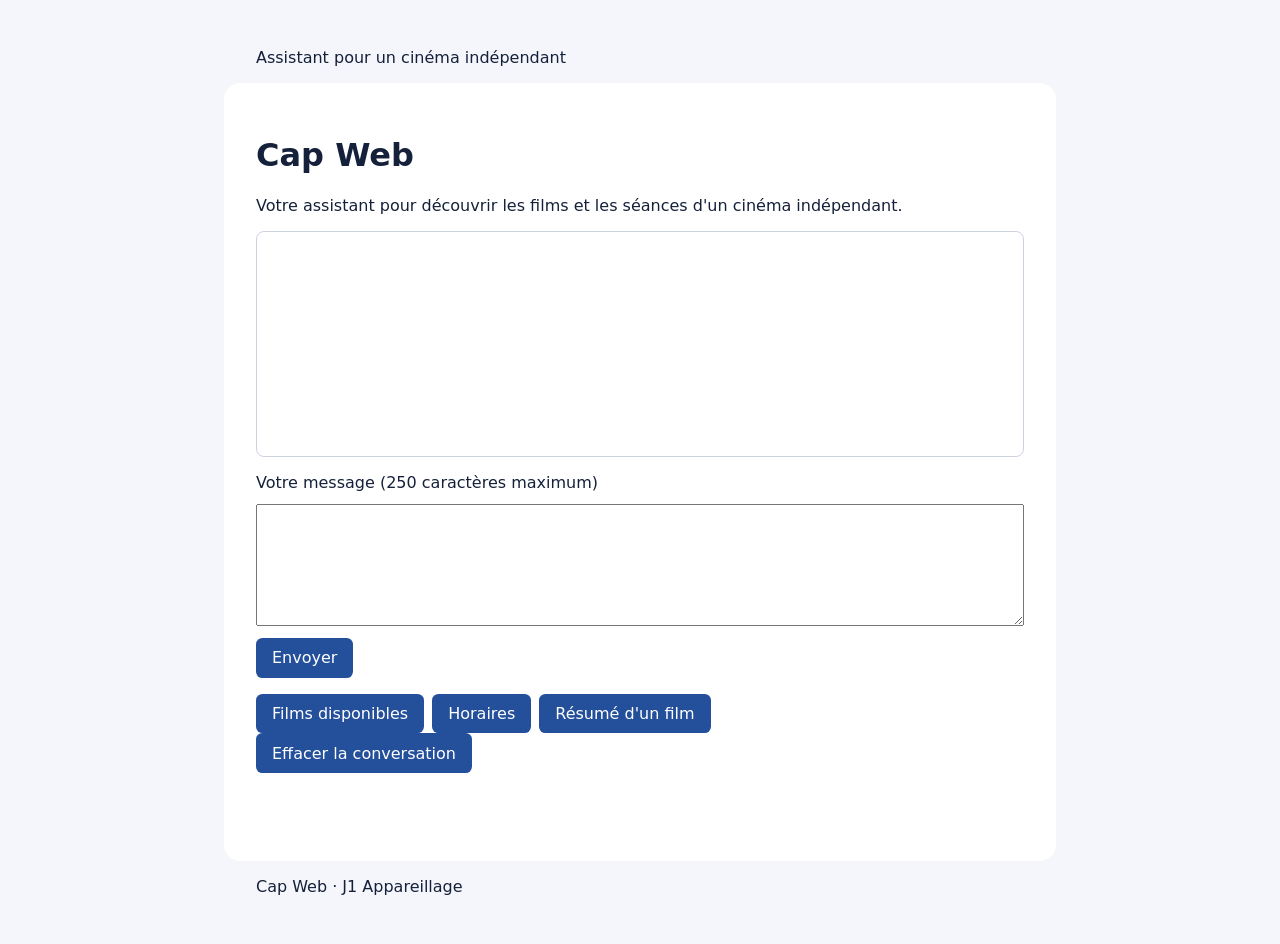
<file: atelier/public/index.html>
<!doctype html>
<html lang="fr">
<head>
  <meta charset="utf-8">
  <meta name="viewport" content="width=device-width, initial-scale=1">
  <title>Cap Web — Assistant cinéma indépendant</title>
  <link rel="stylesheet" href="./styles.css">
</head>
<body>
  <header>
    <p>Assistant pour un cinéma indépendant</p>
  </header>
  <main>
    <h1>Cap Web</h1>
    <p>Votre assistant pour découvrir les films et les séances d'un cinéma indépendant.</p>

    <section aria-label="Conversation">
      <ul id="messages" aria-label="Messages de la conversation"></ul>

      <form id="chat-form">
        <label for="message">Votre message (250 caractères maximum)</label>
        <textarea id="message" name="message" maxlength="250"></textarea>
        <button type="submit">Envoyer</button>
      </form>
    </section>

    <section class="questions" aria-label="Questions suggérées">
      <button type="button" data-question="Quels films sont disponibles ?">Films disponibles</button>
      <button type="button" data-question="Quels sont les horaires ?">Horaires</button>
      <button type="button" data-question="Peux-tu résumer un film ?">Résumé d'un film</button>
    </section>

    <button type="button" id="effacer">Effacer la conversation</button>

    <p id="status" role="status"></p>
  </main>
  <footer>
    <p>Cap Web · J1 Appareillage</p>
  </footer>
  <script type="module" src="./js/app.js"></script>
</body>
</html>
</file>
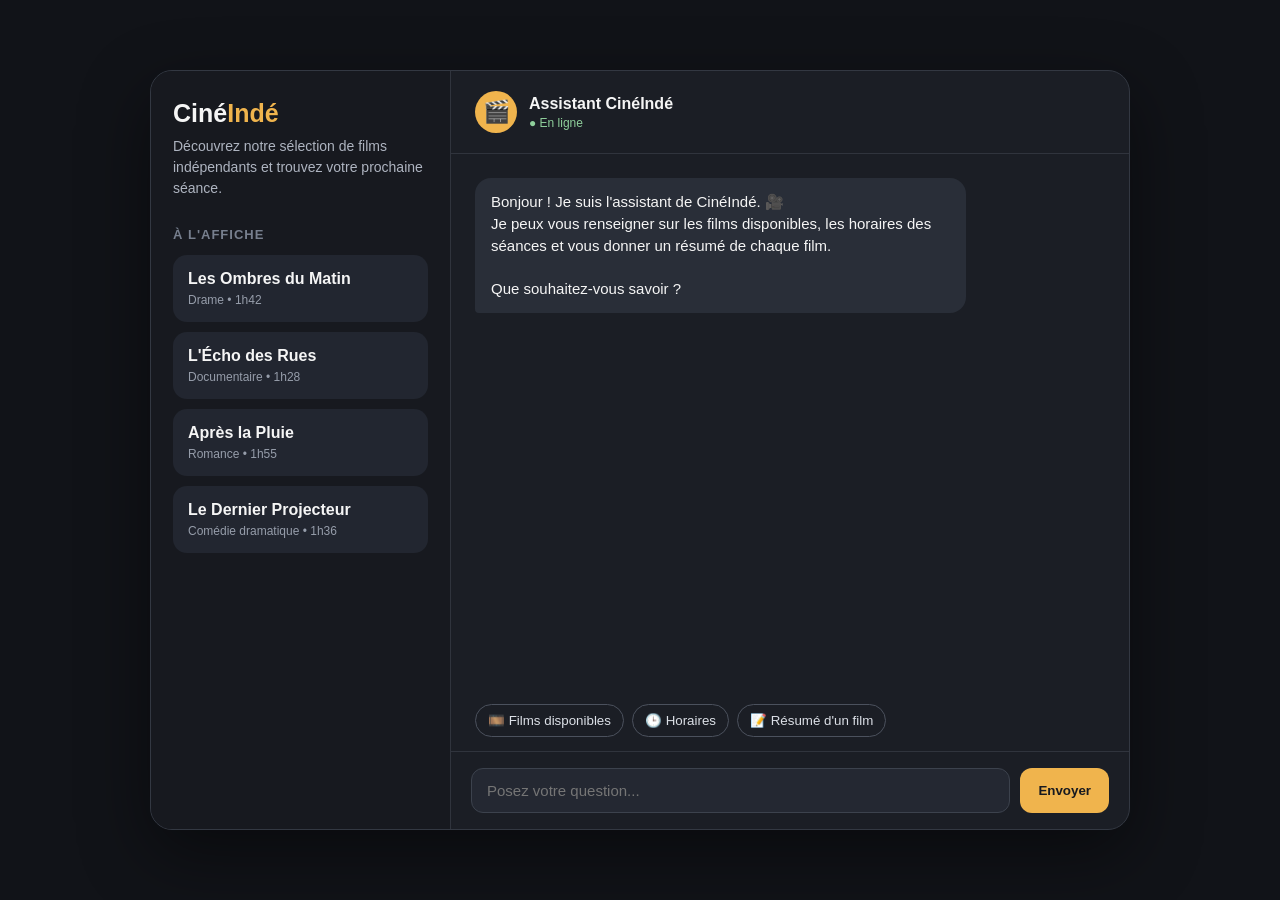
<file: essais-n0/chatbot-v1.html>
<!DOCTYPE html>
<html lang="fr">
<head>
  <meta charset="UTF-8">
  <meta name="viewport" content="width=device-width, initial-scale=1.0">
  <title>CinéIndé - Assistant cinéma indépendant</title>
  <style>
    * { box-sizing: border-box; }
    body {
      margin: 0;
      min-height: 100vh;
      font-family: Arial, Helvetica, sans-serif;
      background: #111318;
      color: #f5f5f5;
      display: flex;
      align-items: center;
      justify-content: center;
      padding: 24px;
    }
    .app {
      width: min(980px, 100%);
      height: min(760px, 92vh);
      background: #1b1e25;
      border: 1px solid #333842;
      border-radius: 22px;
      overflow: hidden;
      display: grid;
      grid-template-columns: 300px 1fr;
      box-shadow: 0 24px 70px rgba(0,0,0,.45);
    }
    .sidebar {
      padding: 28px 22px;
      background: #17191f;
      border-right: 1px solid #30343d;
    }
    .brand { font-size: 25px; font-weight: 800; margin-bottom: 8px; }
    .brand span { color: #f0b44d; }
    .subtitle { color: #aeb4c0; font-size: 14px; line-height: 1.5; margin-bottom: 28px; }
    .sidebar h3 { font-size: 13px; text-transform: uppercase; color: #777f8e; letter-spacing: 1px; }
    .film-card {
      background: #222630;
      border-radius: 14px;
      padding: 14px;
      margin: 10px 0;
      cursor: pointer;
      transition: .2s;
      border: 1px solid transparent;
    }
    .film-card:hover { transform: translateY(-2px); border-color: #f0b44d; }
    .film-title { font-weight: 700; margin-bottom: 5px; }
    .film-meta { color: #969daa; font-size: 12px; }

    .chat { display: flex; flex-direction: column; min-width: 0; }
    .chat-header {
      padding: 20px 24px;
      border-bottom: 1px solid #30343d;
      display: flex;
      align-items: center;
      gap: 12px;
    }
    .bot-icon {
      width: 42px; height: 42px; border-radius: 50%;
      display: grid; place-items: center;
      background: #f0b44d; color: #17191f; font-size: 22px;
    }
    .chat-header strong { display: block; }
    .online { color: #8fcf9b; font-size: 12px; margin-top: 3px; }
    .messages {
      flex: 1;
      overflow-y: auto;
      padding: 24px;
      display: flex;
      flex-direction: column;
      gap: 14px;
    }
    .message {
      max-width: 78%;
      padding: 13px 16px;
      line-height: 1.45;
      border-radius: 16px;
      white-space: pre-line;
      font-size: 15px;
    }
    .bot { background: #292e38; align-self: flex-start; border-bottom-left-radius: 4px; }
    .user { background: #f0b44d; color: #17191f; align-self: flex-end; border-bottom-right-radius: 4px; }
    .suggestions {
      padding: 0 24px 14px;
      display: flex;
      gap: 8px;
      flex-wrap: wrap;
    }
    .suggestions button {
      background: transparent;
      border: 1px solid #4b515d;
      color: #dce0e7;
      border-radius: 999px;
      padding: 8px 12px;
      cursor: pointer;
    }
    .suggestions button:hover { border-color: #f0b44d; color: #f0b44d; }
    .input-area {
      border-top: 1px solid #30343d;
      padding: 16px 20px;
      display: flex;
      gap: 10px;
    }
    input {
      flex: 1;
      border: 1px solid #3c424d;
      background: #242832;
      color: white;
      border-radius: 12px;
      padding: 13px 15px;
      outline: none;
      font-size: 15px;
    }
    input:focus { border-color: #f0b44d; }
    .send {
      border: 0;
      background: #f0b44d;
      color: #17191f;
      font-weight: 700;
      border-radius: 12px;
      padding: 0 18px;
      cursor: pointer;
    }
    @media (max-width: 720px) {
      body { padding: 0; }
      .app { height: 100vh; border-radius: 0; grid-template-columns: 1fr; }
      .sidebar { display: none; }
    }
  </style>
</head>
<body>
<div class="app">
  <aside class="sidebar">
    <div class="brand">Ciné<span>Indé</span></div>
    <div class="subtitle">Découvrez notre sélection de films indépendants et trouvez votre prochaine séance.</div>
    <h3>À l'affiche</h3>
    <div id="filmList"></div>
  </aside>

  <main class="chat">
    <div class="chat-header">
      <div class="bot-icon">🎬</div>
      <div>
        <strong>Assistant CinéIndé</strong>
        <div class="online">● En ligne</div>
      </div>
    </div>

    <div class="messages" id="messages">
      <div class="message bot">Bonjour ! Je suis l'assistant de CinéIndé. 🎥
Je peux vous renseigner sur les films disponibles, les horaires des séances et vous donner un résumé de chaque film.

Que souhaitez-vous savoir ?</div>
    </div>

    <div class="suggestions">
      <button onclick="ask('Quels films sont disponibles ?')">🎞️ Films disponibles</button>
      <button onclick="ask('Quels sont les horaires ?')">🕒 Horaires</button>
      <button onclick="ask('Résume-moi Les Ombres du Matin')">📝 Résumé d'un film</button>
    </div>

    <form class="input-area" id="chatForm">
      <input id="userInput" autocomplete="off" placeholder="Posez votre question..." />
      <button class="send" type="submit">Envoyer</button>
    </form>
  </main>
</div>

<script>
const films = [
  {
    title: "Les Ombres du Matin",
    genre: "Drame",
    duration: "1h42",
    times: ["14:00", "18:15", "21:00"],
    summary: "Dans une petite ville côtière, une jeune photographe revient sur les traces de son enfance et découvre un secret familial qui bouleverse sa vision du passé."
  },
  {
    title: "L'Écho des Rues",
    genre: "Documentaire",
    duration: "1h28",
    times: ["13:30", "17:00", "20:15"],
    summary: "Un documentaire qui suit plusieurs artistes de rue et explore la manière dont ils transforment les espaces urbains en lieux d'expression et de rencontre."
  },
  {
    title: "Après la Pluie",
    genre: "Romance",
    duration: "1h55",
    times: ["15:15", "19:00", "21:30"],
    summary: "Deux inconnus se rencontrent par hasard après un orage. Au fil de leurs promenades, une relation inattendue se construit entre souvenirs, choix et nouveaux départs."
  },
  {
    title: "Le Dernier Projecteur",
    genre: "Comédie dramatique",
    duration: "1h36",
    times: ["16:00", "18:45"],
    summary: "Le propriétaire d'un vieux cinéma de quartier tente de sauver sa salle menacée de fermeture avec l'aide d'une équipe aussi passionnée qu'imprévisible."
  }
];

const filmList = document.getElementById("filmList");
const messages = document.getElementById("messages");
const input = document.getElementById("userInput");

films.forEach(film => {
  const card = document.createElement("div");
  card.className = "film-card";
  card.innerHTML = `<div class="film-title">${film.title}</div>
                    <div class="film-meta">${film.genre} • ${film.duration}</div>`;
  card.onclick = () => ask(`Donne-moi les informations sur ${film.title}`);
  filmList.appendChild(card);
});

function normalize(text) {
  return text.toLowerCase()
    .normalize("NFD")
    .replace(/[\u0300-\u036f]/g, "");
}

function findFilm(question) {
  const q = normalize(question);
  return films.find(f => q.includes(normalize(f.title)));
}

function getAnswer(question) {
  const q = normalize(question);
  const film = findFilm(question);

  if (q.includes("bonjour") || q.includes("salut") || q === "hello") {
    return "Bonjour ! 🎬 Comment puis-je vous aider ? Vous pouvez me demander les films disponibles, les horaires ou le résumé d'un film.";
  }

  if (film) {
    if (q.includes("horaire") || q.includes("seance") || q.includes("heure")) {
      return `🕒 ${film.title}\nSéances : ${film.times.join(" • ")}`;
    }
    if (q.includes("resume") || q.includes("histoire") || q.includes("parle") || q.includes("synopsis")) {
      return `📝 ${film.title}\n${film.summary}`;
    }
    return `🎬 ${film.title}\nGenre : ${film.genre}\nDurée : ${film.duration}\nSéances : ${film.times.join(" • ")}\n\n${film.summary}`;
  }

  if (q.includes("film") && (q.includes("disponible") || q.includes("affiche") || q.includes("programme"))) {
    return "🎞️ Films actuellement disponibles :\n\n" +
      films.map(f => `• ${f.title} — ${f.genre}, ${f.duration}`).join("\n");
  }

  if (q.includes("horaire") || q.includes("seance") || q.includes("heure")) {
    return "🕒 Horaires des séances :\n\n" +
      films.map(f => `• ${f.title} : ${f.times.join(" • ")}`).join("\n");
  }

  if (q.includes("resume") || q.includes("synopsis")) {
    return "Bien sûr. De quel film souhaitez-vous le résumé ?\n\n" +
      films.map(f => `• ${f.title}`).join("\n");
  }

  if (q.includes("merci")) {
    return "Avec plaisir ! 🍿 Bonne séance et à bientôt chez CinéIndé.";
  }

  return "Je n'ai pas bien compris votre demande. Je peux répondre à des questions comme :\n• Quels films sont disponibles ?\n• Quels sont les horaires ?\n• Résume-moi Les Ombres du Matin.";
}

function addMessage(text, type) {
  const div = document.createElement("div");
  div.className = `message ${type}`;
  div.textContent = text;
  messages.appendChild(div);
  messages.scrollTop = messages.scrollHeight;
}

function ask(question) {
  addMessage(question, "user");
  input.value = "";
  setTimeout(() => addMessage(getAnswer(question), "bot"), 300);
}

document.getElementById("chatForm").addEventListener("submit", e => {
  e.preventDefault();
  const question = input.value.trim();
  if (question) ask(question);
});
</script>
</body>
</html>
</file>
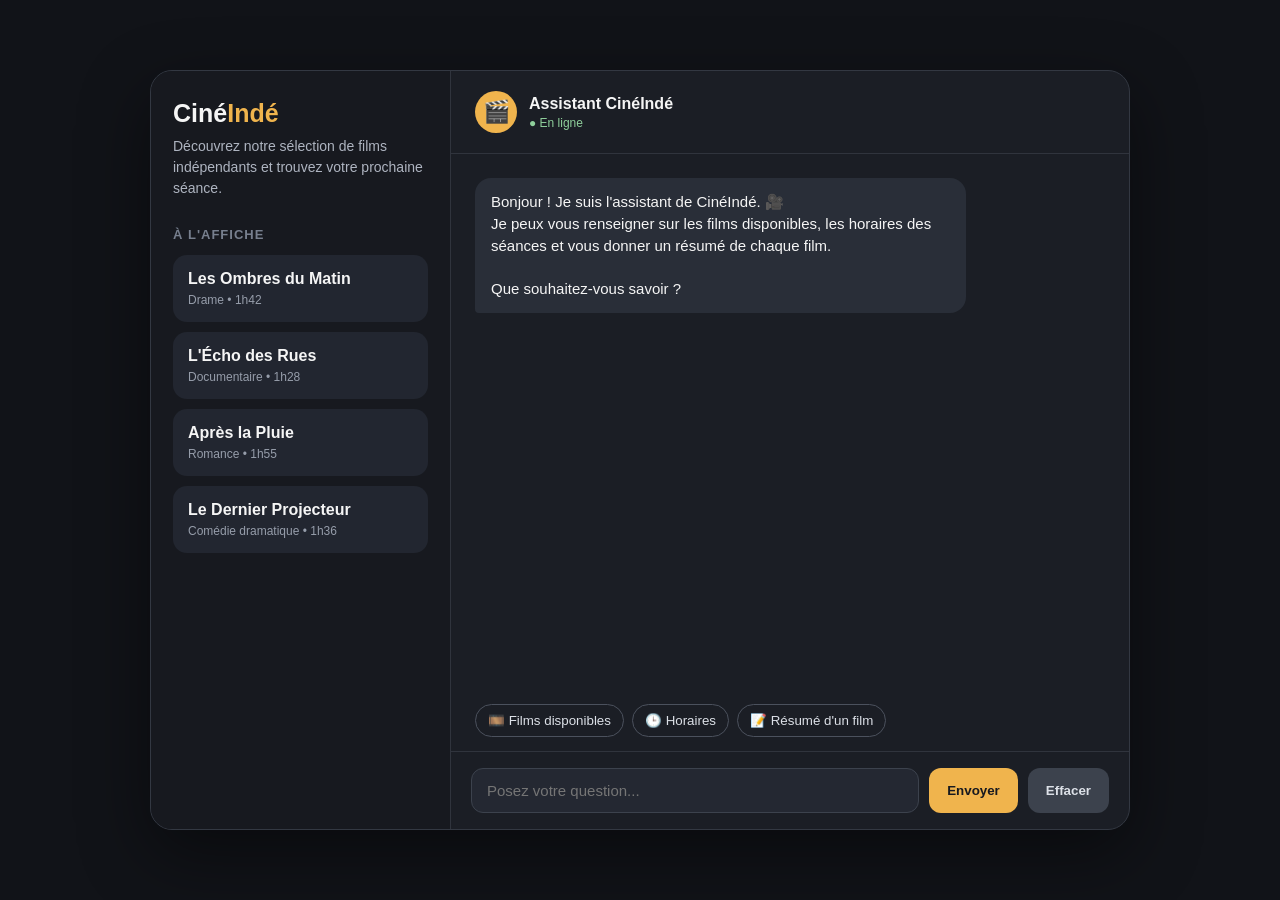
<file: essais-n0/chatbot-v2.html>
<!DOCTYPE html>
<html lang="fr">
<head>
  <meta charset="UTF-8">
  <meta name="viewport" content="width=device-width, initial-scale=1.0">
  <title>CinéIndé - Assistant cinéma indépendant</title>
  <style>
    * { box-sizing: border-box; }
    body {
      margin: 0;
      min-height: 100vh;
      font-family: Arial, Helvetica, sans-serif;
      background: #111318;
      color: #f5f5f5;
      display: flex;
      align-items: center;
      justify-content: center;
      padding: 24px;
    }
    .app {
      width: min(980px, 100%);
      height: min(760px, 92vh);
      background: #1b1e25;
      border: 1px solid #333842;
      border-radius: 22px;
      overflow: hidden;
      display: grid;
      grid-template-columns: 300px 1fr;
      box-shadow: 0 24px 70px rgba(0,0,0,.45);
    }
    .sidebar {
      padding: 28px 22px;
      background: #17191f;
      border-right: 1px solid #30343d;
    }
    .brand { font-size: 25px; font-weight: 800; margin-bottom: 8px; }
    .brand span { color: #f0b44d; }
    .subtitle { color: #aeb4c0; font-size: 14px; line-height: 1.5; margin-bottom: 28px; }
    .sidebar h3 { font-size: 13px; text-transform: uppercase; color: #777f8e; letter-spacing: 1px; }
    .film-card {
      background: #222630;
      border-radius: 14px;
      padding: 14px;
      margin: 10px 0;
      cursor: pointer;
      transition: .2s;
      border: 1px solid transparent;
    }
    .film-card:hover { transform: translateY(-2px); border-color: #f0b44d; }
    .film-title { font-weight: 700; margin-bottom: 5px; }
    .film-meta { color: #969daa; font-size: 12px; }

    .chat { display: flex; flex-direction: column; min-width: 0; }
    .chat-header {
      padding: 20px 24px;
      border-bottom: 1px solid #30343d;
      display: flex;
      align-items: center;
      gap: 12px;
    }
    .bot-icon {
      width: 42px; height: 42px; border-radius: 50%;
      display: grid; place-items: center;
      background: #f0b44d; color: #17191f; font-size: 22px;
    }
    .chat-header strong { display: block; }
    .online { color: #8fcf9b; font-size: 12px; margin-top: 3px; }
    .messages {
      flex: 1;
      overflow-y: auto;
      padding: 24px;
      display: flex;
      flex-direction: column;
      gap: 14px;
    }
    .message {
      max-width: 78%;
      padding: 13px 16px;
      line-height: 1.45;
      border-radius: 16px;
      white-space: pre-line;
      font-size: 15px;
    }
    .bot { background: #292e38; align-self: flex-start; border-bottom-left-radius: 4px; }
    .user { background: #f0b44d; color: #17191f; align-self: flex-end; border-bottom-right-radius: 4px; }
    .suggestions {
      padding: 0 24px 14px;
      display: flex;
      gap: 8px;
      flex-wrap: wrap;
    }
    .suggestions button {
      background: transparent;
      border: 1px solid #4b515d;
      color: #dce0e7;
      border-radius: 999px;
      padding: 8px 12px;
      cursor: pointer;
    }
    .suggestions button:hover { border-color: #f0b44d; color: #f0b44d; }
    .input-area {
      border-top: 1px solid #30343d;
      padding: 16px 20px;
      display: flex;
      gap: 10px;
    }
    input {
      flex: 1;
      border: 1px solid #3c424d;
      background: #242832;
      color: white;
      border-radius: 12px;
      padding: 13px 15px;
      outline: none;
      font-size: 15px;
    }
    input:focus { border-color: #f0b44d; }
    .send, .clear {
      border: 0;
      font-weight: 700;
      border-radius: 12px;
      padding: 0 18px;
      cursor: pointer;
    }
    .send {
      background: #f0b44d;
      color: #17191f;
    }
    .clear {
      background: #3c424d;
      color: #dce0e7;
    }
    @media (max-width: 720px) {
      body { padding: 0; }
      .app { height: 100vh; border-radius: 0; grid-template-columns: 1fr; }
      .sidebar { display: none; }
    }
  </style>
</head>
<body>
<div class="app">
  <aside class="sidebar">
    <div class="brand">Ciné<span>Indé</span></div>
    <div class="subtitle">Découvrez notre sélection de films indépendants et trouvez votre prochaine séance.</div>
    <h3>À l'affiche</h3>
    <div id="filmList"></div>
  </aside>

  <main class="chat">
    <div class="chat-header">
      <div class="bot-icon">🎬</div>
      <div>
        <strong>Assistant CinéIndé</strong>
        <div class="online">● En ligne</div>
      </div>
    </div>

    <div class="messages" id="messages">
      <div class="message bot">Bonjour ! Je suis l'assistant de CinéIndé. 🎥
Je peux vous renseigner sur les films disponibles, les horaires des séances et vous donner un résumé de chaque film.

Que souhaitez-vous savoir ?</div>
    </div>

    <div class="suggestions">
      <button onclick="ask('Quels films sont disponibles ?')">🎞️ Films disponibles</button>
      <button onclick="ask('Quels sont les horaires ?')">🕒 Horaires</button>
      <button onclick="ask('Résume-moi Les Ombres du Matin')">📝 Résumé d'un film</button>
    </div>

    <form class="input-area" id="chatForm">
      <input id="userInput" autocomplete="off" placeholder="Posez votre question..." />
      <button class="send" type="submit">Envoyer</button>
      <button class="clear" type="button" id="effacer">Effacer</button>
    </form>
  </main>
</div>

<script>
const films = [
  {
    title: "Les Ombres du Matin",
    genre: "Drame",
    duration: "1h42",
    times: ["14:00", "18:15", "21:00"],
    summary: "Dans une petite ville côtière, une jeune photographe revient sur les traces de son enfance et découvre un secret familial qui bouleverse sa vision du passé."
  },
  {
    title: "L'Écho des Rues",
    genre: "Documentaire",
    duration: "1h28",
    times: ["13:30", "17:00", "20:15"],
    summary: "Un documentaire qui suit plusieurs artistes de rue et explore la manière dont ils transforment les espaces urbains en lieux d'expression et de rencontre."
  },
  {
    title: "Après la Pluie",
    genre: "Romance",
    duration: "1h55",
    times: ["15:15", "19:00", "21:30"],
    summary: "Deux inconnus se rencontrent par hasard après un orage. Au fil de leurs promenades, une relation inattendue se construit entre souvenirs, choix et nouveaux départs."
  },
  {
    title: "Le Dernier Projecteur",
    genre: "Comédie dramatique",
    duration: "1h36",
    times: ["16:00", "18:45"],
    summary: "Le propriétaire d'un vieux cinéma de quartier tente de sauver sa salle menacée de fermeture avec l'aide d'une équipe aussi passionnée qu'imprévisible."
  }
];

const filmList = document.getElementById("filmList");
const messages = document.getElementById("messages");
const input = document.getElementById("userInput");

films.forEach(film => {
  const card = document.createElement("div");
  card.className = "film-card";
  card.innerHTML = `<div class="film-title">${film.title}</div>
                    <div class="film-meta">${film.genre} • ${film.duration}</div>`;
  card.onclick = () => ask(`Donne-moi les informations sur ${film.title}`);
  filmList.appendChild(card);
});

function normalize(text) {
  return text.toLowerCase()
    .normalize("NFD")
    .replace(/[\u0300-\u036f]/g, "");
}

function findFilm(question) {
  const q = normalize(question);
  return films.find(f => q.includes(normalize(f.title)));
}

function getAnswer(question) {
  const q = normalize(question);
  const film = findFilm(question);

  if (q.includes("bonjour") || q.includes("salut") || q === "hello") {
    return "Bonjour ! 🎬 Comment puis-je vous aider ? Vous pouvez me demander les films disponibles, les horaires ou le résumé d'un film.";
  }

  if (film) {
    if (q.includes("horaire") || q.includes("seance") || q.includes("heure")) {
      return `🕒 ${film.title}\nSéances : ${film.times.join(" • ")}`;
    }
    if (q.includes("resume") || q.includes("histoire") || q.includes("parle") || q.includes("synopsis")) {
      return `📝 ${film.title}\n${film.summary}`;
    }
    return `🎬 ${film.title}\nGenre : ${film.genre}\nDurée : ${film.duration}\nSéances : ${film.times.join(" • ")}\n\n${film.summary}`;
  }

  if (q.includes("film") && (q.includes("disponible") || q.includes("affiche") || q.includes("programme"))) {
    return "🎞️ Films actuellement disponibles :\n\n" +
      films.map(f => `• ${f.title} — ${f.genre}, ${f.duration}`).join("\n");
  }

  if (q.includes("horaire") || q.includes("seance") || q.includes("heure")) {
    return "🕒 Horaires des séances :\n\n" +
      films.map(f => `• ${f.title} : ${f.times.join(" • ")}`).join("\n");
  }

  if (q.includes("resume") || q.includes("synopsis")) {
    return "Bien sûr. De quel film souhaitez-vous le résumé ?\n\n" +
      films.map(f => `• ${f.title}`).join("\n");
  }

  if (q.includes("merci")) {
    return "Avec plaisir ! 🍿 Bonne séance et à bientôt chez CinéIndé.";
  }

  return "Je n'ai pas bien compris votre demande. Je peux répondre à des questions comme :\n• Quels films sont disponibles ?\n• Quels sont les horaires ?\n• Résume-moi Les Ombres du Matin.";
}

const WELCOME = `Bonjour ! Je suis l'assistant de CinéIndé. 🎥
Je peux vous renseigner sur les films disponibles, les horaires des séances et vous donner un résumé de chaque film.

Que souhaitez-vous savoir ?`;

function addMessage(text, type) {
  const div = document.createElement("div");
  div.className = `message ${type}`;
  div.textContent = text;
  messages.appendChild(div);
  messages.scrollTop = messages.scrollHeight;
}

function clearConversation() {
  messages.replaceChildren();
  addMessage(WELCOME, "bot");
}

function ask(question) {
  addMessage(question, "user");
  input.value = "";
  setTimeout(() => addMessage(getAnswer(question), "bot"), 300);
}

document.getElementById("chatForm").addEventListener("submit", e => {
  e.preventDefault();
  const question = input.value.trim();
  if (question) ask(question);
});

document.getElementById("effacer").addEventListener("click", clearConversation);
</script>
</body>
</html>
</file>
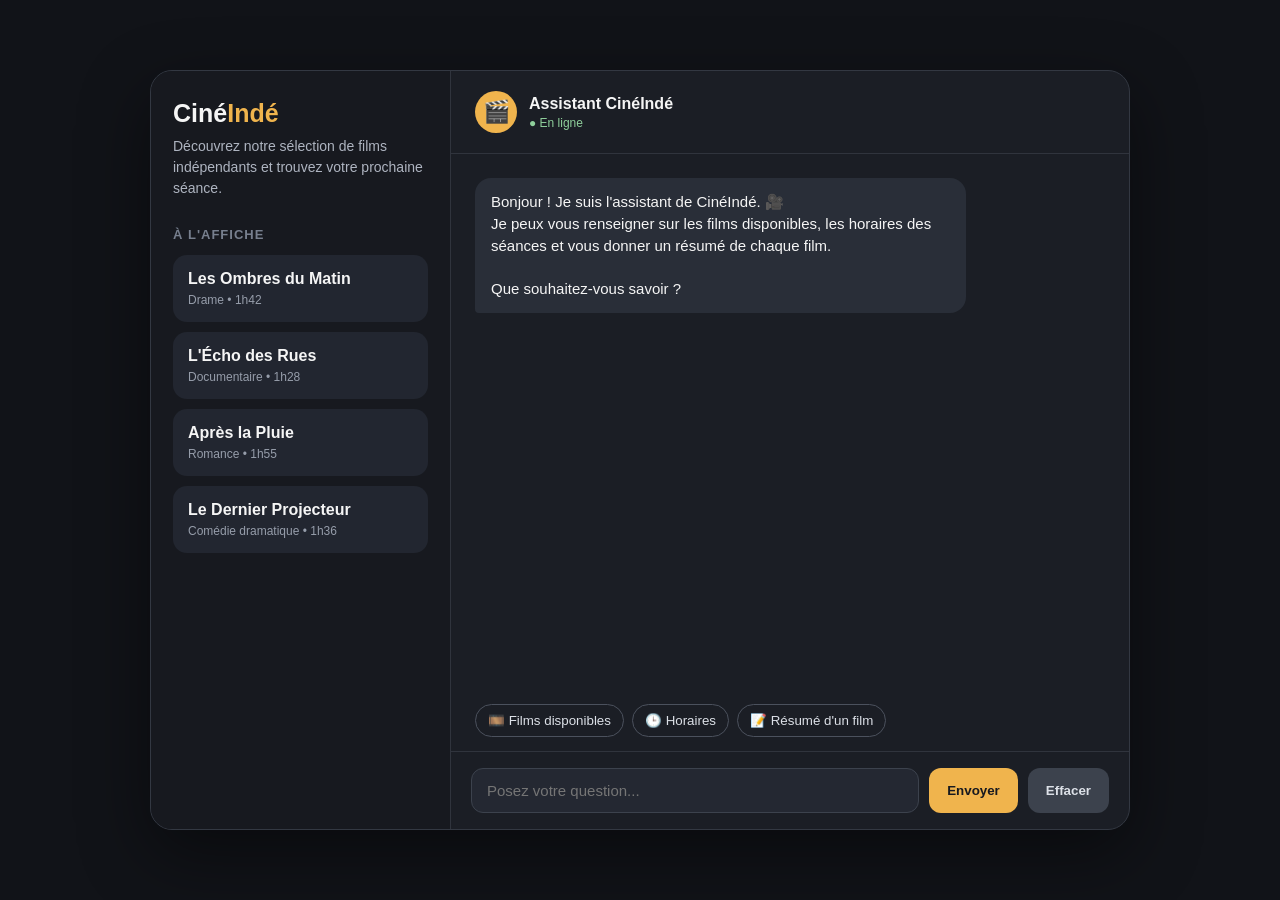
<file: essais-n0/chatbot-v3.html>
<!DOCTYPE html>
<html lang="fr">
<head>
  <meta charset="UTF-8">
  <meta name="viewport" content="width=device-width, initial-scale=1.0">
  <title>CinéIndé - Assistant cinéma indépendant</title>
  <style>
    * { box-sizing: border-box; }
    body {
      margin: 0;
      min-height: 100vh;
      font-family: Arial, Helvetica, sans-serif;
      background: #111318;
      color: #f5f5f5;
      display: flex;
      align-items: center;
      justify-content: center;
      padding: 24px;
    }
    .app {
      width: min(980px, 100%);
      height: min(760px, 92vh);
      background: #1b1e25;
      border: 1px solid #333842;
      border-radius: 22px;
      overflow: hidden;
      display: grid;
      grid-template-columns: 300px 1fr;
      box-shadow: 0 24px 70px rgba(0,0,0,.45);
    }
    .sidebar {
      padding: 28px 22px;
      background: #17191f;
      border-right: 1px solid #30343d;
    }
    .brand { font-size: 25px; font-weight: 800; margin-bottom: 8px; }
    .brand span { color: #f0b44d; }
    .subtitle { color: #aeb4c0; font-size: 14px; line-height: 1.5; margin-bottom: 28px; }
    .sidebar h3 { font-size: 13px; text-transform: uppercase; color: #777f8e; letter-spacing: 1px; }
    .film-card {
      background: #222630;
      border-radius: 14px;
      padding: 14px;
      margin: 10px 0;
      cursor: pointer;
      transition: .2s;
      border: 1px solid transparent;
    }
    .film-card:hover { transform: translateY(-2px); border-color: #f0b44d; }
    .film-title { font-weight: 700; margin-bottom: 5px; }
    .film-meta { color: #969daa; font-size: 12px; }

    .chat { display: flex; flex-direction: column; min-width: 0; }
    .chat-header {
      padding: 20px 24px;
      border-bottom: 1px solid #30343d;
      display: flex;
      align-items: center;
      gap: 12px;
    }
    .bot-icon {
      width: 42px; height: 42px; border-radius: 50%;
      display: grid; place-items: center;
      background: #f0b44d; color: #17191f; font-size: 22px;
    }
    .chat-header strong { display: block; }
    .online { color: #8fcf9b; font-size: 12px; margin-top: 3px; }
    .messages {
      flex: 1;
      overflow-y: auto;
      padding: 24px;
      display: flex;
      flex-direction: column;
      gap: 14px;
    }
    .message {
      max-width: 78%;
      padding: 13px 16px;
      line-height: 1.45;
      border-radius: 16px;
      white-space: pre-line;
      font-size: 15px;
    }
    .bot { background: #292e38; align-self: flex-start; border-bottom-left-radius: 4px; }
    .user { background: #f0b44d; color: #17191f; align-self: flex-end; border-bottom-right-radius: 4px; }
    .suggestions {
      padding: 0 24px 14px;
      display: flex;
      gap: 8px;
      flex-wrap: wrap;
    }
    .suggestions button {
      background: transparent;
      border: 1px solid #4b515d;
      color: #dce0e7;
      border-radius: 999px;
      padding: 8px 12px;
      cursor: pointer;
    }
    .suggestions button:hover { border-color: #f0b44d; color: #f0b44d; }
    .input-area {
      border-top: 1px solid #30343d;
      padding: 16px 20px;
      display: flex;
      gap: 10px;
    }
    input {
      flex: 1;
      border: 1px solid #3c424d;
      background: #242832;
      color: white;
      border-radius: 12px;
      padding: 13px 15px;
      outline: none;
      font-size: 15px;
    }
    input:focus { border-color: #f0b44d; }
    .send, .clear {
      border: 0;
      font-weight: 700;
      border-radius: 12px;
      padding: 0 18px;
      cursor: pointer;
    }
    .send {
      background: #f0b44d;
      color: #17191f;
    }
    .clear {
      background: #3c424d;
      color: #dce0e7;
    }
    @media (max-width: 720px) {
      body { padding: 0; }
      .app { height: 100vh; border-radius: 0; grid-template-columns: 1fr; }
      .sidebar { display: none; }
    }
  </style>
</head>
<body>
<div class="app">
  <aside class="sidebar">
    <div class="brand">Ciné<span>Indé</span></div>
    <div class="subtitle">Découvrez notre sélection de films indépendants et trouvez votre prochaine séance.</div>
    <h3>À l'affiche</h3>
    <div id="filmList"></div>
  </aside>

  <main class="chat">
    <div class="chat-header">
      <div class="bot-icon">🎬</div>
      <div>
        <strong>Assistant CinéIndé</strong>
        <div class="online">● En ligne</div>
      </div>
    </div>

    <div class="messages" id="messages"></div>

    <div class="suggestions">
      <button onclick="ask('Quels films sont disponibles ?')">🎞️ Films disponibles</button>
      <button onclick="ask('Quels sont les horaires ?')">🕒 Horaires</button>
      <button onclick="ask('Résume-moi Les Ombres du Matin')">📝 Résumé d'un film</button>
    </div>

    <form class="input-area" id="chatForm">
      <input id="userInput" autocomplete="off" placeholder="Posez votre question..." />
      <button class="send" type="submit">Envoyer</button>
      <button class="clear" type="button" id="effacer">Effacer</button>
    </form>
  </main>
</div>

<script>
const films = [
  {
    title: "Les Ombres du Matin",
    genre: "Drame",
    duration: "1h42",
    times: ["14:00", "18:15", "21:00"],
    summary: "Dans une petite ville côtière, une jeune photographe revient sur les traces de son enfance et découvre un secret familial qui bouleverse sa vision du passé."
  },
  {
    title: "L'Écho des Rues",
    genre: "Documentaire",
    duration: "1h28",
    times: ["13:30", "17:00", "20:15"],
    summary: "Un documentaire qui suit plusieurs artistes de rue et explore la manière dont ils transforment les espaces urbains en lieux d'expression et de rencontre."
  },
  {
    title: "Après la Pluie",
    genre: "Romance",
    duration: "1h55",
    times: ["15:15", "19:00", "21:30"],
    summary: "Deux inconnus se rencontrent par hasard après un orage. Au fil de leurs promenades, une relation inattendue se construit entre souvenirs, choix et nouveaux départs."
  },
  {
    title: "Le Dernier Projecteur",
    genre: "Comédie dramatique",
    duration: "1h36",
    times: ["16:00", "18:45"],
    summary: "Le propriétaire d'un vieux cinéma de quartier tente de sauver sa salle menacée de fermeture avec l'aide d'une équipe aussi passionnée qu'imprévisible."
  }
];

const filmList = document.getElementById("filmList");
const messages = document.getElementById("messages");
const input = document.getElementById("userInput");

films.forEach(film => {
  const card = document.createElement("div");
  card.className = "film-card";
  card.innerHTML = `<div class="film-title">${film.title}</div>
                    <div class="film-meta">${film.genre} • ${film.duration}</div>`;
  card.onclick = () => ask(`Donne-moi les informations sur ${film.title}`);
  filmList.appendChild(card);
});

function normalize(text) {
  return text.toLowerCase()
    .normalize("NFD")
    .replace(/[\u0300-\u036f]/g, "");
}

function findFilm(question) {
  const q = normalize(question);
  return films.find(f => q.includes(normalize(f.title)));
}

function getAnswer(question) {
  const q = normalize(question);
  const film = findFilm(question);

  if (q.includes("bonjour") || q.includes("salut") || q === "hello") {
    return "Bonjour ! 🎬 Comment puis-je vous aider ? Vous pouvez me demander les films disponibles, les horaires ou le résumé d'un film.";
  }

  if (film) {
    if (q.includes("horaire") || q.includes("seance") || q.includes("heure")) {
      return `🕒 ${film.title}\nSéances : ${film.times.join(" • ")}`;
    }
    if (q.includes("resume") || q.includes("histoire") || q.includes("parle") || q.includes("synopsis")) {
      return `📝 ${film.title}\n${film.summary}`;
    }
    return `🎬 ${film.title}\nGenre : ${film.genre}\nDurée : ${film.duration}\nSéances : ${film.times.join(" • ")}\n\n${film.summary}`;
  }

  if (q.includes("film") && (q.includes("disponible") || q.includes("affiche") || q.includes("programme"))) {
    return "🎞️ Films actuellement disponibles :\n\n" +
      films.map(f => `• ${f.title} — ${f.genre}, ${f.duration}`).join("\n");
  }

  if (q.includes("horaire") || q.includes("seance") || q.includes("heure")) {
    return "🕒 Horaires des séances :\n\n" +
      films.map(f => `• ${f.title} : ${f.times.join(" • ")}`).join("\n");
  }

  if (q.includes("resume") || q.includes("synopsis")) {
    return "Bien sûr. De quel film souhaitez-vous le résumé ?\n\n" +
      films.map(f => `• ${f.title}`).join("\n");
  }

  if (q.includes("merci")) {
    return "Avec plaisir ! 🍿 Bonne séance et à bientôt chez CinéIndé.";
  }

  return "Je n'ai pas bien compris votre demande. Je peux répondre à des questions comme :\n• Quels films sont disponibles ?\n• Quels sont les horaires ?\n• Résume-moi Les Ombres du Matin.";
}

const WELCOME = `Bonjour ! Je suis l'assistant de CinéIndé. 🎥
Je peux vous renseigner sur les films disponibles, les horaires des séances et vous donner un résumé de chaque film.

Que souhaitez-vous savoir ?`;
const STORAGE_KEY = "cineinde.v3";
const historique = loadHistory();

function loadHistory() {
  const saved = localStorage.getItem(STORAGE_KEY);
  if (!saved) {
    return [{ type: "bot", text: WELCOME }];
  }
  try {
    const parsed = JSON.parse(saved);
    if (!Array.isArray(parsed) || parsed.length === 0) {
      throw new Error("vide");
    }
    return parsed;
  } catch {
    localStorage.removeItem(STORAGE_KEY);
    return [{ type: "bot", text: WELCOME }];
  }
}

function saveHistory() {
  localStorage.setItem(STORAGE_KEY, JSON.stringify(historique));
}

function renderHistory() {
  messages.replaceChildren();
  historique.forEach((item) => addMessage(item.text, item.type, false));
}

function addMessage(text, type, store = true) {
  const div = document.createElement("div");
  div.className = `message ${type}`;
  div.textContent = text;
  messages.appendChild(div);
  messages.scrollTop = messages.scrollHeight;
  if (store) {
    historique.push({ type, text });
    saveHistory();
  }
}

function clearConversation() {
  historique.length = 0;
  historique.push({ type: "bot", text: WELCOME });
  localStorage.removeItem(STORAGE_KEY);
  renderHistory();
  saveHistory();
}

function ask(question) {
  addMessage(question, "user");
  input.value = "";
  setTimeout(() => addMessage(getAnswer(question), "bot"), 300);
}

document.getElementById("chatForm").addEventListener("submit", e => {
  e.preventDefault();
  const question = input.value.trim();
  if (question) ask(question);
});

document.getElementById("effacer").addEventListener("click", clearConversation);

renderHistory();
</script>
</body>
</html>
</file>
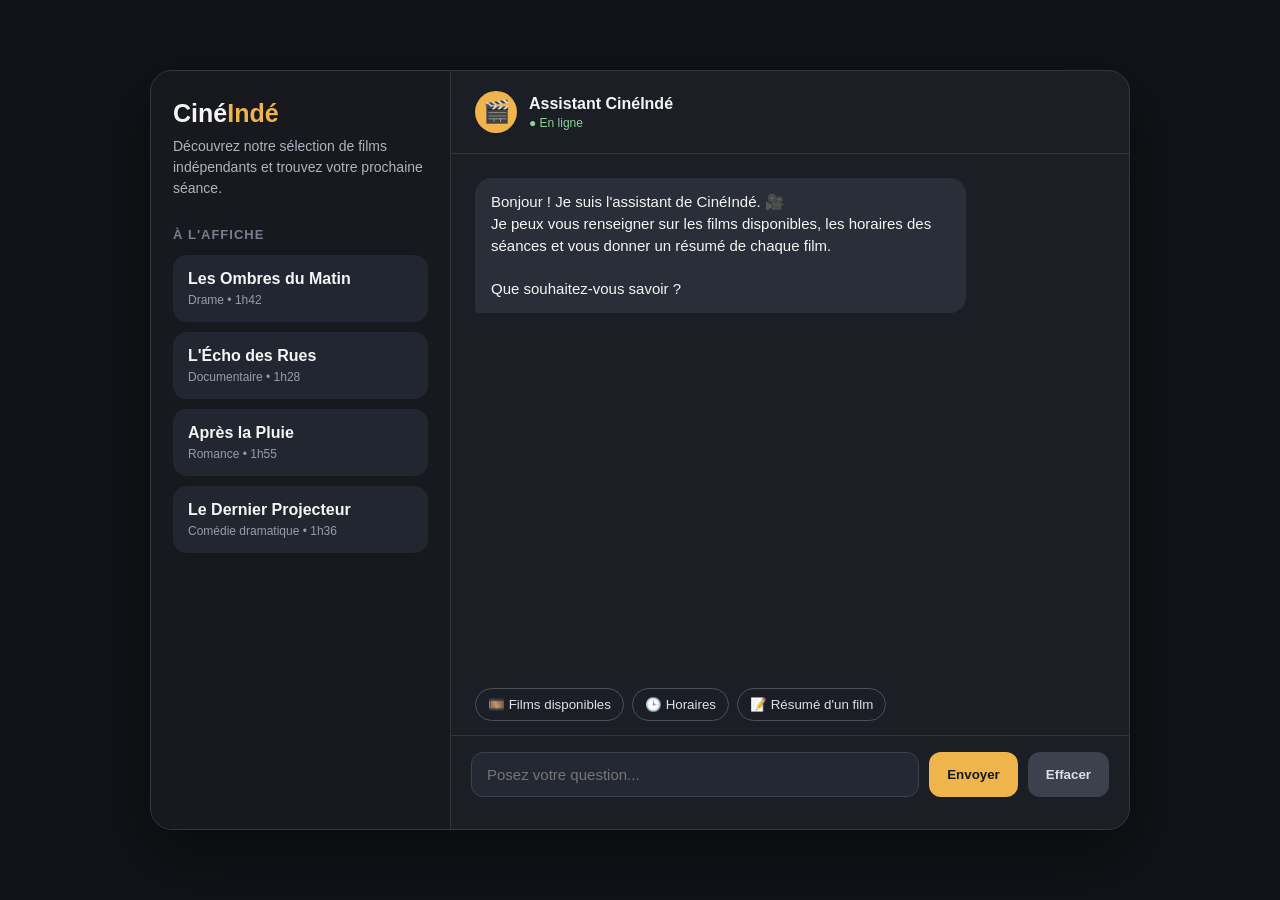
<file: essais-n0/chatbot-v4.html>
<!DOCTYPE html>
<html lang="fr">
<head>
  <meta charset="UTF-8">
  <meta name="viewport" content="width=device-width, initial-scale=1.0">
  <title>CinéIndé - Assistant cinéma indépendant</title>
  <style>
    * { box-sizing: border-box; }
    body {
      margin: 0;
      min-height: 100vh;
      font-family: Arial, Helvetica, sans-serif;
      background: #111318;
      color: #f5f5f5;
      display: flex;
      align-items: center;
      justify-content: center;
      padding: 24px;
    }
    .app {
      width: min(980px, 100%);
      height: min(760px, 92vh);
      background: #1b1e25;
      border: 1px solid #333842;
      border-radius: 22px;
      overflow: hidden;
      display: grid;
      grid-template-columns: 300px 1fr;
      box-shadow: 0 24px 70px rgba(0,0,0,.45);
    }
    .sidebar {
      padding: 28px 22px;
      background: #17191f;
      border-right: 1px solid #30343d;
    }
    .brand { font-size: 25px; font-weight: 800; margin-bottom: 8px; }
    .brand span { color: #f0b44d; }
    .subtitle { color: #aeb4c0; font-size: 14px; line-height: 1.5; margin-bottom: 28px; }
    .sidebar h3 { font-size: 13px; text-transform: uppercase; color: #777f8e; letter-spacing: 1px; }
    .film-card {
      background: #222630;
      border-radius: 14px;
      padding: 14px;
      margin: 10px 0;
      cursor: pointer;
      transition: .2s;
      border: 1px solid transparent;
    }
    .film-card:hover { transform: translateY(-2px); border-color: #f0b44d; }
    .film-title { font-weight: 700; margin-bottom: 5px; }
    .film-meta { color: #969daa; font-size: 12px; }

    .chat { display: flex; flex-direction: column; min-width: 0; }
    .chat-header {
      padding: 20px 24px;
      border-bottom: 1px solid #30343d;
      display: flex;
      align-items: center;
      gap: 12px;
    }
    .bot-icon {
      width: 42px; height: 42px; border-radius: 50%;
      display: grid; place-items: center;
      background: #f0b44d; color: #17191f; font-size: 22px;
    }
    .chat-header strong { display: block; }
    .online { color: #8fcf9b; font-size: 12px; margin-top: 3px; }
    .messages {
      flex: 1;
      overflow-y: auto;
      padding: 24px;
      display: flex;
      flex-direction: column;
      gap: 14px;
    }
    .message {
      max-width: 78%;
      padding: 13px 16px;
      line-height: 1.45;
      border-radius: 16px;
      white-space: pre-line;
      font-size: 15px;
    }
    .bot { background: #292e38; align-self: flex-start; border-bottom-left-radius: 4px; }
    .user { background: #f0b44d; color: #17191f; align-self: flex-end; border-bottom-right-radius: 4px; }
    .suggestions {
      padding: 0 24px 14px;
      display: flex;
      gap: 8px;
      flex-wrap: wrap;
    }
    .suggestions button {
      background: transparent;
      border: 1px solid #4b515d;
      color: #dce0e7;
      border-radius: 999px;
      padding: 8px 12px;
      cursor: pointer;
    }
    .suggestions button:hover { border-color: #f0b44d; color: #f0b44d; }
    .input-area {
      border-top: 1px solid #30343d;
      padding: 16px 20px;
      display: flex;
      gap: 10px;
    }
    input {
      flex: 1;
      border: 1px solid #3c424d;
      background: #242832;
      color: white;
      border-radius: 12px;
      padding: 13px 15px;
      outline: none;
      font-size: 15px;
    }
    input:focus { border-color: #f0b44d; }
    .send, .clear {
      border: 0;
      font-weight: 700;
      border-radius: 12px;
      padding: 0 18px;
      cursor: pointer;
    }
    .send {
      background: #f0b44d;
      color: #17191f;
    }
    .clear {
      background: #3c424d;
      color: #dce0e7;
    }
    #status {
      margin: 0;
      padding: 0 20px 12px;
      color: #f0b44d;
      font-size: 13px;
      min-height: 1.2em;
    }
    @media (max-width: 720px) {
      body { padding: 0; }
      .app { height: 100vh; border-radius: 0; grid-template-columns: 1fr; }
      .sidebar { display: none; }
    }
  </style>
</head>
<body>
<div class="app">
  <aside class="sidebar">
    <div class="brand">Ciné<span>Indé</span></div>
    <div class="subtitle">Découvrez notre sélection de films indépendants et trouvez votre prochaine séance.</div>
    <h3>À l'affiche</h3>
    <div id="filmList"></div>
  </aside>

  <main class="chat">
    <div class="chat-header">
      <div class="bot-icon">🎬</div>
      <div>
        <strong>Assistant CinéIndé</strong>
        <div class="online">● En ligne</div>
      </div>
    </div>

    <div class="messages" id="messages"></div>

    <div class="suggestions">
      <button onclick="ask('Quels films sont disponibles ?')">🎞️ Films disponibles</button>
      <button onclick="ask('Quels sont les horaires ?')">🕒 Horaires</button>
      <button onclick="ask('Résume-moi Les Ombres du Matin')">📝 Résumé d'un film</button>
    </div>

    <form class="input-area" id="chatForm">
      <input id="userInput" autocomplete="off" placeholder="Posez votre question..." />
      <button class="send" type="submit">Envoyer</button>
      <button class="clear" type="button" id="effacer">Effacer</button>
    </form>
    <p id="status" role="status"></p>
  </main>
</div>

<script>
const films = [
  {
    title: "Les Ombres du Matin",
    genre: "Drame",
    duration: "1h42",
    times: ["14:00", "18:15", "21:00"],
    summary: "Dans une petite ville côtière, une jeune photographe revient sur les traces de son enfance et découvre un secret familial qui bouleverse sa vision du passé."
  },
  {
    title: "L'Écho des Rues",
    genre: "Documentaire",
    duration: "1h28",
    times: ["13:30", "17:00", "20:15"],
    summary: "Un documentaire qui suit plusieurs artistes de rue et explore la manière dont ils transforment les espaces urbains en lieux d'expression et de rencontre."
  },
  {
    title: "Après la Pluie",
    genre: "Romance",
    duration: "1h55",
    times: ["15:15", "19:00", "21:30"],
    summary: "Deux inconnus se rencontrent par hasard après un orage. Au fil de leurs promenades, une relation inattendue se construit entre souvenirs, choix et nouveaux départs."
  },
  {
    title: "Le Dernier Projecteur",
    genre: "Comédie dramatique",
    duration: "1h36",
    times: ["16:00", "18:45"],
    summary: "Le propriétaire d'un vieux cinéma de quartier tente de sauver sa salle menacée de fermeture avec l'aide d'une équipe aussi passionnée qu'imprévisible."
  }
];

const filmList = document.getElementById("filmList");
const messages = document.getElementById("messages");
const input = document.getElementById("userInput");

films.forEach(film => {
  const card = document.createElement("div");
  card.className = "film-card";
  card.innerHTML = `<div class="film-title">${film.title}</div>
                    <div class="film-meta">${film.genre} • ${film.duration}</div>`;
  card.onclick = () => ask(`Donne-moi les informations sur ${film.title}`);
  filmList.appendChild(card);
});

function normalize(text) {
  return text.toLowerCase()
    .normalize("NFD")
    .replace(/[\u0300-\u036f]/g, "");
}

function findFilm(question) {
  const q = normalize(question);
  return films.find(f => q.includes(normalize(f.title)));
}

function getAnswer(question) {
  const q = normalize(question);
  const film = findFilm(question);

  if (q.includes("bonjour") || q.includes("salut") || q === "hello") {
    return "Bonjour ! 🎬 Comment puis-je vous aider ? Vous pouvez me demander les films disponibles, les horaires ou le résumé d'un film.";
  }

  if (film) {
    if (q.includes("horaire") || q.includes("seance") || q.includes("heure")) {
      return `🕒 ${film.title}\nSéances : ${film.times.join(" • ")}`;
    }
    if (q.includes("resume") || q.includes("histoire") || q.includes("parle") || q.includes("synopsis")) {
      return `📝 ${film.title}\n${film.summary}`;
    }
    return `🎬 ${film.title}\nGenre : ${film.genre}\nDurée : ${film.duration}\nSéances : ${film.times.join(" • ")}\n\n${film.summary}`;
  }

  if (q.includes("film") && (q.includes("disponible") || q.includes("affiche") || q.includes("programme"))) {
    return "🎞️ Films actuellement disponibles :\n\n" +
      films.map(f => `• ${f.title} — ${f.genre}, ${f.duration}`).join("\n");
  }

  if (q.includes("horaire") || q.includes("seance") || q.includes("heure")) {
    return "🕒 Horaires des séances :\n\n" +
      films.map(f => `• ${f.title} : ${f.times.join(" • ")}`).join("\n");
  }

  if (q.includes("resume") || q.includes("synopsis")) {
    return "Bien sûr. De quel film souhaitez-vous le résumé ?\n\n" +
      films.map(f => `• ${f.title}`).join("\n");
  }

  if (q.includes("merci")) {
    return "Avec plaisir ! 🍿 Bonne séance et à bientôt chez CinéIndé.";
  }

  return "Je n'ai pas bien compris votre demande. Je peux répondre à des questions comme :\n• Quels films sont disponibles ?\n• Quels sont les horaires ?\n• Résume-moi Les Ombres du Matin.";
}

const WELCOME = `Bonjour ! Je suis l'assistant de CinéIndé. 🎥
Je peux vous renseigner sur les films disponibles, les horaires des séances et vous donner un résumé de chaque film.

Que souhaitez-vous savoir ?`;
const STORAGE_KEY = "cineinde.v4";
const LIMITE = 250;
const historique = loadHistory();
const status = document.getElementById("status");

function loadHistory() {
  const saved = localStorage.getItem(STORAGE_KEY);
  if (!saved) {
    return [{ type: "bot", text: WELCOME }];
  }
  try {
    const parsed = JSON.parse(saved);
    if (!Array.isArray(parsed) || parsed.length === 0) {
      throw new Error("vide");
    }
    return parsed;
  } catch {
    localStorage.removeItem(STORAGE_KEY);
    return [{ type: "bot", text: WELCOME }];
  }
}

function saveHistory() {
  localStorage.setItem(STORAGE_KEY, JSON.stringify(historique));
}

function renderHistory() {
  messages.replaceChildren();
  historique.forEach((item) => addMessage(item.text, item.type, false));
}

function addMessage(text, type, store = true) {
  const div = document.createElement("div");
  div.className = `message ${type}`;
  div.textContent = text;
  messages.appendChild(div);
  messages.scrollTop = messages.scrollHeight;
  if (store) {
    historique.push({ type, text });
    saveHistory();
  }
}

function clearConversation() {
  historique.length = 0;
  historique.push({ type: "bot", text: WELCOME });
  localStorage.removeItem(STORAGE_KEY);
  renderHistory();
  saveHistory();
}

function ask(question) {
  if (question.length > LIMITE) {
    status.textContent = `Le message est limité à ${LIMITE} caractères (${question.length} saisis).`;
    return;
  }
  status.textContent = "";
  addMessage(question, "user");
  input.value = "";
  setTimeout(() => addMessage(getAnswer(question), "bot"), 300);
}

document.getElementById("chatForm").addEventListener("submit", e => {
  e.preventDefault();
  const question = input.value.trim();
  if (!question) {
    status.textContent = "Écrivez un message avant de l’envoyer.";
    return;
  }
  ask(question);
});

document.getElementById("effacer").addEventListener("click", clearConversation);

renderHistory();
</script>
</body>
</html>
</file>
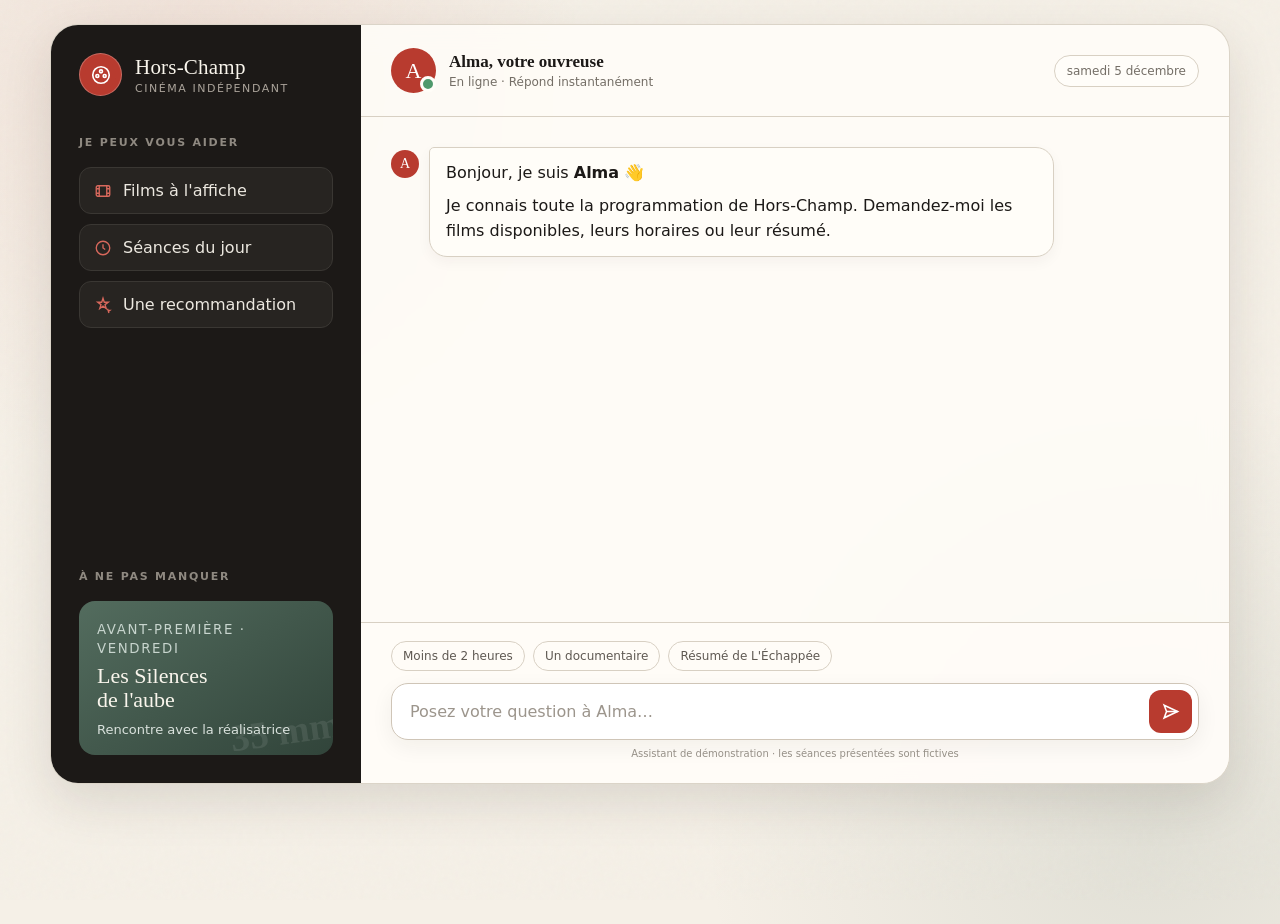
<file: essais-n0/essai-A.html>
<!DOCTYPE html>
<html lang="fr">
<head>
  <meta charset="UTF-8">
  <meta name="viewport" content="width=device-width, initial-scale=1.0">
  <title>Hors-Champ — Cinéma indépendant</title>
  <style>
    :root {
      --ink: #1c1917;
      --paper: #f5f0e7;
      --card: #fffdf8;
      --red: #b83b2f;
      --red-dark: #8e291f;
      --sage: #526b5d;
      --muted: #746e66;
      --line: #d8d0c3;
      --shadow: 0 18px 50px rgba(42, 33, 24, .12);
    }

    * { box-sizing: border-box; }

    body {
      margin: 0;
      min-height: 100vh;
      color: var(--ink);
      background:
        radial-gradient(circle at 15% 10%, rgba(184, 59, 47, .09), transparent 25rem),
        radial-gradient(circle at 90% 90%, rgba(82, 107, 93, .12), transparent 28rem),
        var(--paper);
      font-family: Inter, ui-sans-serif, system-ui, -apple-system, BlinkMacSystemFont, "Segoe UI", sans-serif;
    }

    body::before {
      content: "";
      position: fixed;
      inset: 0;
      pointer-events: none;
      opacity: .22;
      background-image: url("data:image/svg+xml,%3Csvg viewBox='0 0 180 180' xmlns='http://www.w3.org/2000/svg'%3E%3Cfilter id='n'%3E%3CfeTurbulence type='fractalNoise' baseFrequency='.9' numOctaves='3' stitchTiles='stitch'/%3E%3C/filter%3E%3Crect width='100%25' height='100%25' filter='url(%23n)' opacity='.12'/%3E%3C/svg%3E");
    }

    button, input { font: inherit; }
    button { cursor: pointer; }

    .app {
      position: relative;
      width: min(1180px, calc(100% - 32px));
      min-height: min(760px, calc(100vh - 48px));
      margin: 24px auto;
      display: grid;
      grid-template-columns: 310px 1fr;
      overflow: hidden;
      background: rgba(255, 253, 248, .86);
      border: 1px solid rgba(216, 208, 195, .9);
      border-radius: 28px;
      box-shadow: var(--shadow);
      backdrop-filter: blur(14px);
    }

    .sidebar {
      display: flex;
      flex-direction: column;
      padding: 28px;
      color: #f9f5ec;
      background: var(--ink);
    }

    .brand {
      display: flex;
      align-items: center;
      gap: 13px;
      margin-bottom: 40px;
    }

    .brand-mark {
      width: 43px;
      aspect-ratio: 1;
      display: grid;
      place-items: center;
      border: 1px solid rgba(255, 255, 255, .24);
      border-radius: 50%;
      color: #fff;
      background: var(--red);
      box-shadow: inset 0 0 0 5px var(--red);
    }

    .brand-mark svg { width: 22px; }
    .brand-name { font-family: Georgia, serif; font-size: 21px; letter-spacing: .01em; }
    .brand-kicker { margin-top: 2px; color: #aaa39a; font-size: 11px; text-transform: uppercase; letter-spacing: .14em; }

    .sidebar h2 {
      margin: 0 0 18px;
      color: #8f8981;
      font-size: 11px;
      font-weight: 700;
      letter-spacing: .16em;
      text-transform: uppercase;
    }

    .quick-list {
      display: grid;
      gap: 10px;
    }

    .quick {
      display: flex;
      align-items: center;
      gap: 11px;
      width: 100%;
      padding: 13px 14px;
      color: #ece8e0;
      text-align: left;
      border: 1px solid #3a3733;
      border-radius: 12px;
      background: #272421;
      transition: .2s ease;
    }

    .quick:hover, .quick:focus-visible {
      border-color: #6b6259;
      background: #332f2b;
      transform: translateX(3px);
      outline: none;
    }

    .quick svg { width: 18px; flex: 0 0 auto; color: #d8685c; }

    .now-playing {
      margin-top: auto;
      padding-top: 28px;
    }

    .spotlight {
      position: relative;
      overflow: hidden;
      padding: 18px;
      border-radius: 16px;
      background: linear-gradient(145deg, #536c5e, #31443a);
    }

    .spotlight::after {
      content: "35 mm";
      position: absolute;
      right: -8px;
      bottom: 5px;
      color: rgba(255,255,255,.09);
      font: 700 38px/1 Georgia, serif;
      transform: rotate(-8deg);
    }

    .spotlight small { color: #c8d5ce; text-transform: uppercase; letter-spacing: .12em; }
    .spotlight strong { display: block; margin-top: 7px; font: 22px/1.1 Georgia, serif; }
    .spotlight span { display: block; margin-top: 10px; color: #dae2dd; font-size: 13px; }

    .chat {
      min-width: 0;
      display: grid;
      grid-template-rows: auto 1fr auto;
      max-height: calc(100vh - 48px);
    }

    .chat-header {
      display: flex;
      align-items: center;
      justify-content: space-between;
      gap: 20px;
      padding: 23px 30px;
      border-bottom: 1px solid var(--line);
    }

    .bot-profile { display: flex; align-items: center; gap: 13px; }
    .avatar {
      position: relative;
      width: 45px;
      height: 45px;
      display: grid;
      place-items: center;
      border-radius: 50%;
      color: #fff;
      background: var(--red);
      font-family: Georgia, serif;
      font-size: 22px;
    }

    .avatar::after {
      content: "";
      position: absolute;
      right: 0;
      bottom: 1px;
      width: 10px;
      height: 10px;
      border: 3px solid var(--card);
      border-radius: 50%;
      background: #4f996c;
    }

    .bot-profile strong { display: block; font-family: Georgia, serif; font-size: 17px; }
    .status { margin-top: 3px; color: var(--muted); font-size: 12px; }

    .date-chip {
      padding: 8px 12px;
      color: var(--muted);
      border: 1px solid var(--line);
      border-radius: 99px;
      font-size: 12px;
      background: rgba(255,255,255,.45);
    }

    .messages {
      min-height: 0;
      overflow-y: auto;
      overflow-x: hidden;
      padding: 30px;
      scroll-behavior: smooth;
    }

    .message {
      display: flex;
      gap: 10px;
      max-width: 82%;
      margin: 0 0 18px;
      animation: appear .28s ease both;
    }

    @keyframes appear {
      from { opacity: 0; transform: translateY(8px); }
      to { opacity: 1; transform: none; }
    }

    .message.user { margin-left: auto; justify-content: flex-end; }
    .message-avatar {
      width: 28px;
      height: 28px;
      flex: 0 0 auto;
      display: grid;
      place-items: center;
      margin-top: 3px;
      color: #fff;
      border-radius: 50%;
      background: var(--red);
      font: 14px Georgia, serif;
    }

    .bubble {
      padding: 13px 16px;
      border: 1px solid var(--line);
      border-radius: 5px 18px 18px 18px;
      background: var(--card);
      line-height: 1.55;
      box-shadow: 0 5px 14px rgba(42, 33, 24, .045);
    }

    .user .bubble {
      color: white;
      border-color: var(--red);
      border-radius: 18px 5px 18px 18px;
      background: var(--red);
    }

    .bubble p { margin: 0; }
    .bubble p + p { margin-top: 8px; }
    .bubble strong { font-weight: 750; }

    .films {
      display: grid;
      grid-template-columns: repeat(2, minmax(0, 1fr));
      gap: 12px;
      width: min(600px, 100%);
      max-width: 92%;
      margin: -5px 0 20px 38px;
      animation: appear .3s ease both;
    }

    .film-card {
      overflow: hidden;
      border: 1px solid var(--line);
      border-radius: 15px;
      background: var(--card);
    }

    .film-poster {
      height: 94px;
      display: flex;
      align-items: flex-end;
      padding: 12px;
      color: rgba(255,255,255,.75);
      background: var(--poster);
      font: italic 12px Georgia, serif;
    }

    .film-info { padding: 13px; }
    .film-info strong { display: block; font: 17px Georgia, serif; }
    .meta { margin: 5px 0 11px; color: var(--muted); font-size: 12px; }
    .tags { display: flex; gap: 6px; flex-wrap: wrap; }
    .tag {
      padding: 4px 7px;
      color: var(--sage);
      border-radius: 99px;
      background: #e7eee9;
      font-size: 10px;
      font-weight: 700;
      text-transform: uppercase;
      letter-spacing: .04em;
    }

    .times { display: flex; flex-wrap: wrap; gap: 7px; }
    .time {
      padding: 6px 9px;
      color: var(--red-dark);
      border: 1px solid #ddbbb5;
      border-radius: 7px;
      background: #fff7f5;
      font-size: 12px;
      font-weight: 700;
    }

    .typing {
      display: inline-flex;
      align-items: center;
      gap: 4px;
      min-width: 58px;
      height: 44px;
    }

    .typing i {
      width: 6px;
      height: 6px;
      border-radius: 50%;
      background: #9a938a;
      animation: blink 1s infinite alternate;
    }

    .typing i:nth-child(2) { animation-delay: .2s; }
    .typing i:nth-child(3) { animation-delay: .4s; }
    @keyframes blink { to { opacity: .25; transform: translateY(-3px); } }

    .composer-wrap {
      padding: 18px 30px 24px;
      border-top: 1px solid var(--line);
      background: rgba(255, 253, 248, .72);
    }

    .suggestions {
      display: flex;
      gap: 8px;
      margin-bottom: 12px;
      overflow-x: auto;
      scrollbar-width: none;
    }

    .suggestion {
      flex: 0 0 auto;
      padding: 7px 11px;
      color: #5f5952;
      border: 1px solid var(--line);
      border-radius: 99px;
      background: transparent;
      font-size: 12px;
      transition: .2s ease;
    }

    .suggestion:hover { color: var(--red); border-color: #c99d96; background: #fff7f5; }

    .composer {
      display: flex;
      align-items: center;
      gap: 9px;
      padding: 6px 6px 6px 18px;
      border: 1px solid #cfc5b7;
      border-radius: 17px;
      background: #fff;
      box-shadow: 0 7px 22px rgba(42, 33, 24, .06);
    }

    .composer:focus-within { border-color: var(--red); box-shadow: 0 0 0 3px rgba(184,59,47,.1); }
    .composer input {
      min-width: 0;
      flex: 1;
      padding: 9px 0;
      color: var(--ink);
      border: 0;
      outline: 0;
      background: transparent;
    }

    .composer input::placeholder { color: #9c958c; }
    .send {
      width: 43px;
      height: 43px;
      flex: 0 0 auto;
      display: grid;
      place-items: center;
      color: white;
      border: 0;
      border-radius: 12px;
      background: var(--red);
      transition: .2s ease;
    }

    .send:hover { background: var(--red-dark); transform: translateY(-1px); }
    .send svg { width: 19px; }
    .note { margin: 8px 0 0; color: #969087; text-align: center; font-size: 10px; }

    @media (max-width: 780px) {
      .app {
        width: 100%;
        min-height: 100vh;
        margin: 0;
        grid-template-columns: 1fr;
        border: 0;
        border-radius: 0;
      }
      .sidebar { display: none; }
      .chat { max-height: 100vh; }
      .chat-header, .messages, .composer-wrap { padding-left: 18px; padding-right: 18px; }
      .date-chip { display: none; }
      .message { max-width: 92%; }
      .films { grid-template-columns: 1fr; margin-left: 38px; max-width: calc(100% - 38px); }
    }

    @media (prefers-reduced-motion: reduce) {
      *, *::before, *::after { scroll-behavior: auto !important; animation-duration: .01ms !important; }
    }
  </style>
</head>
<body>
  <main class="app">
    <aside class="sidebar">
      <div class="brand">
        <div class="brand-mark" aria-hidden="true">
          <svg viewBox="0 0 24 24" fill="none" stroke="currentColor" stroke-width="1.8">
            <circle cx="12" cy="12" r="9"/><circle cx="12" cy="8" r="1.6"/><circle cx="8" cy="13" r="1.6"/><circle cx="16" cy="13" r="1.6"/><path d="M12 17.5h.01"/>
          </svg>
        </div>
        <div>
          <div class="brand-name">Hors-Champ</div>
          <div class="brand-kicker">Cinéma indépendant</div>
        </div>
      </div>

      <h2>Je peux vous aider</h2>
      <nav class="quick-list" aria-label="Actions rapides">
        <button class="quick" data-query="Quels films sont disponibles ?">
          <svg viewBox="0 0 24 24" fill="none" stroke="currentColor" stroke-width="1.8"><rect x="3" y="5" width="18" height="14" rx="2"/><path d="M7 5v14M17 5v14M3 9h4M17 9h4M3 15h4M17 15h4"/></svg>
          Films à l'affiche
        </button>
        <button class="quick" data-query="Quels sont les horaires aujourd'hui ?">
          <svg viewBox="0 0 24 24" fill="none" stroke="currentColor" stroke-width="1.8"><circle cx="12" cy="12" r="9"/><path d="M12 7v5l3 2"/></svg>
          Séances du jour
        </button>
        <button class="quick" data-query="Conseille-moi un film">
          <svg viewBox="0 0 24 24" fill="none" stroke="currentColor" stroke-width="1.8"><path d="m12 3 1.7 5.3H19l-4.3 3.2 1.6 5.2-4.3-3.2-4.3 3.2 1.6-5.2L5 8.3h5.3L12 3Z"/><path d="m18 17 .8 2.2H21l-1.8 1.3.7 2.1"/></svg>
          Une recommandation
        </button>
      </nav>

      <div class="now-playing">
        <h2>À ne pas manquer</h2>
        <div class="spotlight">
          <small>Avant-première · vendredi</small>
          <strong>Les Silences<br>de l'aube</strong>
          <span>Rencontre avec la réalisatrice</span>
        </div>
      </div>
    </aside>

    <section class="chat" aria-label="Conversation avec Alma">
      <header class="chat-header">
        <div class="bot-profile">
          <div class="avatar" aria-hidden="true">A</div>
          <div>
            <strong>Alma, votre ouvreuse</strong>
            <div class="status">En ligne · Répond instantanément</div>
          </div>
        </div>
        <div class="date-chip" id="today"></div>
      </header>

      <div class="messages" id="messages" aria-live="polite">
        <div class="message bot">
          <div class="message-avatar" aria-hidden="true">A</div>
          <div class="bubble">
            <p>Bonjour, je suis <strong>Alma</strong> 👋</p>
            <p>Je connais toute la programmation de Hors-Champ. Demandez-moi les films disponibles, leurs horaires ou leur résumé.</p>
          </div>
        </div>
      </div>

      <footer class="composer-wrap">
        <div class="suggestions" aria-label="Suggestions">
          <button class="suggestion" data-query="Un film de moins de 2 heures">Moins de 2 heures</button>
          <button class="suggestion" data-query="Je veux voir un documentaire">Un documentaire</button>
          <button class="suggestion" data-query="Résume-moi L'Échappée">Résumé de L'Échappée</button>
        </div>
        <form class="composer" id="chat-form">
          <input id="question" type="text" autocomplete="off" aria-label="Votre question" placeholder="Posez votre question à Alma…" required>
          <button class="send" type="submit" aria-label="Envoyer">
            <svg viewBox="0 0 24 24" fill="none" stroke="currentColor" stroke-width="2"><path d="m4 4 17 8-17 8 3-8-3-8Z"/><path d="M7 12h14"/></svg>
          </button>
        </form>
        <p class="note">Assistant de démonstration · les séances présentées sont fictives</p>
      </footer>
    </section>
  </main>

  <script>
    const films = [
      {
        title: "L'Échappée",
        aliases: ["echappee", "l echappee"],
        director: "Nora Benali",
        country: "France",
        year: 2026,
        duration: 98,
        genre: "Drame",
        tags: ["Drame", "Coup de cœur"],
        times: ["14:10", "18:20", "21:15"],
        colors: "linear-gradient(120deg, #334e5d, #c16c4c)",
        summary: "Dans un village des Cévennes, Inès, 17 ans, prépare en secret son départ. Une panne de bus et la rencontre d'une photographe itinérante font basculer le dernier jour de sa vie d'avant."
      },
      {
        title: "Sous les lucioles",
        aliases: ["sous les lucioles", "lucioles"],
        director: "Akira Mori",
        country: "Japon",
        year: 2025,
        duration: 112,
        genre: "Romance",
        tags: ["Romance", "VOSTFR"],
        times: ["16:05", "20:40"],
        colors: "linear-gradient(130deg, #182d36, #668a6d 55%, #dbb854)",
        summary: "À Kyoto, un relieur solitaire et une botaniste se croisent chaque nuit au bord d'une rivière. Leur relation délicate se construit au rythme d'un été et des lucioles qui l'illuminent."
      },
      {
        title: "La Ligne de sel",
        aliases: ["la ligne de sel", "ligne de sel"],
        director: "Marta Vélez",
        country: "Chili",
        year: 2026,
        duration: 86,
        genre: "Documentaire",
        tags: ["Documentaire", "VOSTFR"],
        times: ["13:30", "17:45"],
        colors: "linear-gradient(145deg, #d8c69a, #b96d49 55%, #566e77)",
        summary: "Au cœur du désert d'Atacama, trois générations de femmes racontent leur lien à une terre bouleversée par l'extraction du lithium. Un documentaire lumineux sur la mémoire et la résistance."
      },
      {
        title: "Le Bruit des autres",
        aliases: ["le bruit des autres", "bruit des autres"],
        director: "Samir Ould",
        country: "Belgique",
        year: 2025,
        duration: 124,
        genre: "Comédie",
        tags: ["Comédie", "Festival"],
        times: ["15:20", "19:00"],
        colors: "linear-gradient(135deg, #7d3f35, #d29c63 50%, #3e5453)",
        summary: "Les habitants d'un immeuble bruxellois apprennent que leur cour va devenir une scène de festival. Entre répétitions chaotiques et querelles de voisinage, une troupe improbable voit le jour."
      }
    ];

    const messages = document.getElementById("messages");
    const form = document.getElementById("chat-form");
    const input = document.getElementById("question");

    document.getElementById("today").textContent = new Intl.DateTimeFormat("fr-FR", {
      weekday: "long", day: "numeric", month: "long"
    }).format(new Date());

    function normalize(text) {
      return text.toLowerCase().normalize("NFD").replace(/[\u0300-\u036f]/g, "").replace(/[’']/g, " ");
    }

    function addMessage(content, sender = "bot") {
      const row = document.createElement("div");
      row.className = `message ${sender}`;
      if (sender === "bot") {
        const avatar = document.createElement("div");
        avatar.className = "message-avatar";
        avatar.setAttribute("aria-hidden", "true");
        avatar.textContent = "A";
        row.appendChild(avatar);
      }
      const bubble = document.createElement("div");
      bubble.className = "bubble";
      bubble.innerHTML = content;
      row.appendChild(bubble);
      messages.appendChild(row);
      scrollBottom();
      return row;
    }

    function showTyping() {
      return addMessage('<div class="typing" aria-label="Alma écrit"><i></i><i></i><i></i></div>');
    }

    function scrollBottom() {
      messages.scrollTop = messages.scrollHeight;
    }

    function filmCards(list, showTimes = false) {
      const grid = document.createElement("div");
      grid.className = "films";
      list.forEach(film => {
        const card = document.createElement("article");
        card.className = "film-card";
        card.innerHTML = `
          <div class="film-poster" style="--poster:${film.colors}">${film.country} · ${film.year}</div>
          <div class="film-info">
            <strong>${film.title}</strong>
            <div class="meta">${film.director} · ${film.duration} min</div>
            ${showTimes
              ? `<div class="times">${film.times.map(time => `<span class="time">${time}</span>`).join("")}</div>`
              : `<div class="tags">${film.tags.map(tag => `<span class="tag">${tag}</span>`).join("")}</div>`}
          </div>`;
        grid.appendChild(card);
      });
      messages.appendChild(grid);
      scrollBottom();
    }

    function findFilm(query) {
      const q = normalize(query);
      return films.find(film => film.aliases.some(alias => q.includes(normalize(alias))));
    }

    function respond(rawQuery) {
      const query = normalize(rawQuery);
      const film = findFilm(rawQuery);

      if (film && /(resume|histoire|parle|quoi|synopsis)/.test(query)) {
        addMessage(`<p><strong>${film.title}</strong>, de ${film.director} :</p><p>${film.summary}</p><p>${film.genre} · ${film.duration} min · ${film.country}, ${film.year}</p>`);
        return;
      }

      if (film && /(horaire|seance|quand|heure)/.test(query)) {
        addMessage(`<p><strong>${film.title}</strong> est projeté aujourd'hui à ${film.times.join(", ")}.</p>`);
        filmCards([film], true);
        return;
      }

      if (film) {
        addMessage(`<p><strong>${film.title}</strong> est un ${film.genre.toLowerCase()} de ${film.director} (${film.duration} min).</p><p>${film.summary}</p><p>Séances aujourd'hui : ${film.times.join(", ")}.</p>`);
        return;
      }

      if (/(horaire|seance|programme|quand|heure)/.test(query)) {
        addMessage("<p>Voici toutes les <strong>séances d'aujourd'hui</strong>. Les portes ouvrent 15 minutes avant chaque projection.</p>");
        filmCards(films, true);
        return;
      }

      if (/(documentaire|documentary)/.test(query)) {
        const docs = films.filter(item => item.genre === "Documentaire");
        addMessage("<p>Je vous propose notre documentaire à l'affiche :</p>");
        filmCards(docs);
        return;
      }

      if (/(moins de 2|court|courte|duree)/.test(query)) {
        const shortFilms = films.filter(item => item.duration < 120);
        addMessage("<p>Ces films durent <strong>moins de deux heures</strong> :</p>");
        filmCards(shortFilms);
        return;
      }

      if (/(conseil|conseille|recommand|choisir|surprise)/.test(query)) {
        const pick = films[0];
        addMessage(`<p>Mon choix du moment : <strong>${pick.title}</strong> de ${pick.director}.</p><p>Un récit sensible et lumineux, parfait si vous aimez les drames intimistes. Prochaine séance à ${pick.times[0]}.</p>`);
        filmCards([pick]);
        return;
      }

      if (/(film|affiche|disponible|voir|programmation)/.test(query)) {
        addMessage("<p>Nous présentons actuellement <strong>quatre films indépendants</strong> :</p>");
        filmCards(films);
        return;
      }

      if (/(bonjour|salut|hello|bonsoir)/.test(query)) {
        addMessage("<p>Bonjour ! Ravi de vous accueillir à Hors-Champ. Souhaitez-vous voir les films à l'affiche ou les horaires des séances ?</p>");
        return;
      }

      if (/(merci|parfait|super)/.test(query)) {
        addMessage("<p>Avec plaisir ! Je reste là si vous souhaitez un résumé ou les horaires d'un film.</p>");
        return;
      }

      addMessage("<p>Je n'ai pas bien saisi votre demande. Je peux vous renseigner sur <strong>les films à l'affiche</strong>, <strong>les horaires</strong> ou vous donner <strong>un résumé</strong>.</p><p>Essayez par exemple : « Résume-moi Sous les lucioles ».</p>");
    }

    function ask(question) {
      const clean = question.trim();
      if (!clean) return;
      addMessage(`<p>${clean.replace(/[&<>"']/g, char => ({ "&": "&amp;", "<": "&lt;", ">": "&gt;", '"': "&quot;", "'": "&#039;" }[char]))}</p>`, "user");
      input.value = "";
      input.focus();
      const typing = showTyping();
      window.setTimeout(() => {
        typing.remove();
        respond(clean);
      }, 550 + Math.random() * 400);
    }

    form.addEventListener("submit", event => {
      event.preventDefault();
      ask(input.value);
    });

    document.querySelectorAll("[data-query]").forEach(button => {
      button.addEventListener("click", () => ask(button.dataset.query));
    });
  </script>
</body>
</html>
</file>
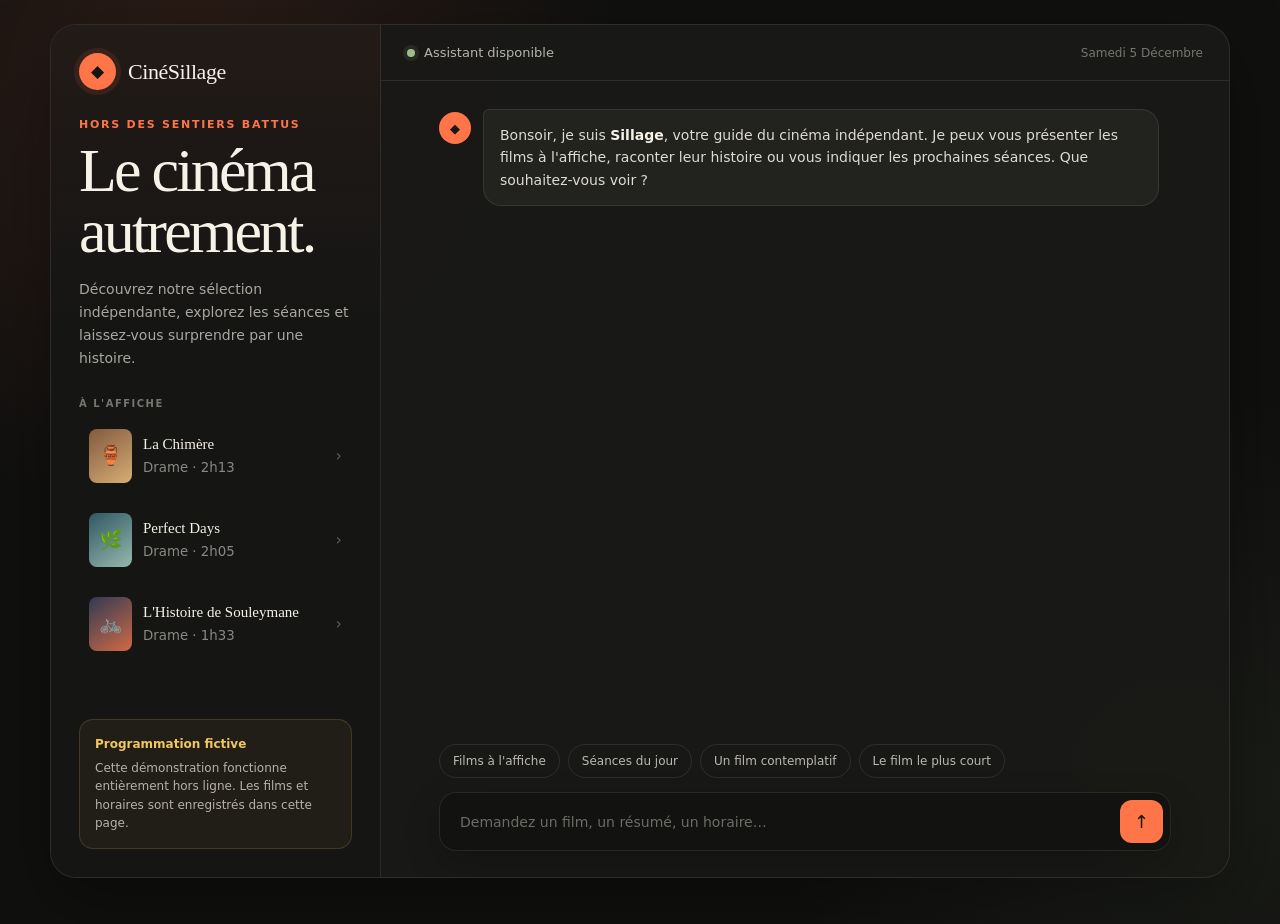
<file: essais-n0/essai-B.html>
<!DOCTYPE html>
<html lang="fr">
<head>
  <meta charset="UTF-8">
  <meta name="viewport" content="width=device-width, initial-scale=1.0">
  <meta name="description" content="CinéSillage, assistant cinéma indépendant : films, résumés et horaires.">
  <title>CinéSillage — Cinéma indépendant</title>
  <style>
    :root {
      --ink: #f7f2e8;
      --muted: #aaa7a0;
      --night: #10100f;
      --panel: #191917;
      --panel-2: #22221f;
      --line: rgba(255, 255, 255, .09);
      --orange: #ff7548;
      --yellow: #f3c75f;
      --green: #9fbd8a;
      --shadow: 0 24px 70px rgba(0, 0, 0, .34);
    }

    * { box-sizing: border-box; }

    body {
      margin: 0;
      min-height: 100vh;
      color: var(--ink);
      background:
        radial-gradient(circle at 15% 10%, rgba(255, 117, 72, .12), transparent 27rem),
        radial-gradient(circle at 92% 85%, rgba(159, 189, 138, .08), transparent 25rem),
        var(--night);
      font-family: Inter, ui-sans-serif, system-ui, -apple-system, BlinkMacSystemFont, "Segoe UI", sans-serif;
    }

    button, input { font: inherit; }
    button { color: inherit; }

    .shell {
      width: min(1180px, calc(100% - 32px));
      min-height: calc(100vh - 48px);
      margin: 24px auto;
      display: grid;
      grid-template-columns: 330px 1fr;
      overflow: hidden;
      border: 1px solid var(--line);
      border-radius: 26px;
      background: rgba(25, 25, 23, .92);
      box-shadow: var(--shadow);
    }

    .sidebar {
      display: flex;
      flex-direction: column;
      gap: 28px;
      padding: 28px;
      border-right: 1px solid var(--line);
      background:
        linear-gradient(180deg, rgba(255, 117, 72, .06), transparent 35%),
        #151514;
    }

    .brand {
      display: flex;
      align-items: center;
      gap: 12px;
      font-family: Georgia, "Times New Roman", serif;
      font-size: 22px;
      letter-spacing: -.02em;
    }

    .brand-mark {
      width: 37px;
      height: 37px;
      display: grid;
      place-items: center;
      border-radius: 50%;
      color: #141412;
      background: var(--orange);
      box-shadow: 0 0 0 5px rgba(255, 117, 72, .1);
      font-size: 17px;
    }

    .eyebrow {
      margin: 0 0 9px;
      color: var(--orange);
      font-size: 11px;
      font-weight: 800;
      letter-spacing: .16em;
      text-transform: uppercase;
    }

    h1 {
      margin: 0;
      font: 400 clamp(34px, 5vw, 62px)/.98 Georgia, "Times New Roman", serif;
      letter-spacing: -.045em;
    }

    .intro {
      margin: 16px 0 0;
      color: var(--muted);
      font-size: 14px;
      line-height: 1.65;
    }

    .now-playing {
      display: grid;
      gap: 10px;
    }

    .section-title {
      margin: 0;
      color: #77756f;
      font-size: 10px;
      font-weight: 800;
      letter-spacing: .15em;
      text-transform: uppercase;
    }

    .film-mini {
      width: 100%;
      display: grid;
      grid-template-columns: 43px 1fr auto;
      gap: 11px;
      align-items: center;
      padding: 9px;
      border: 1px solid transparent;
      border-radius: 13px;
      text-align: left;
      background: transparent;
      cursor: pointer;
      transition: .2s ease;
    }

    .film-mini:hover, .film-mini:focus-visible {
      outline: none;
      border-color: var(--line);
      background: var(--panel-2);
      transform: translateX(3px);
    }

    .poster-mini {
      height: 54px;
      display: grid;
      place-items: center;
      border-radius: 8px;
      font-size: 19px;
    }

    .film-mini strong {
      display: block;
      margin-bottom: 4px;
      font: 400 15px/1.15 Georgia, serif;
    }

    .film-mini small { color: #8a8882; }
    .arrow { color: #5e5c57; }

    .info-card {
      margin-top: auto;
      padding: 15px;
      border: 1px solid rgba(243, 199, 95, .16);
      border-radius: 14px;
      background: rgba(243, 199, 95, .055);
      color: #b6b2a7;
      font-size: 12px;
      line-height: 1.55;
    }

    .info-card strong {
      display: block;
      margin-bottom: 5px;
      color: var(--yellow);
      font-size: 12px;
    }

    .main {
      min-width: 0;
      display: flex;
      flex-direction: column;
      height: calc(100vh - 48px);
      min-height: 650px;
    }

    .topbar {
      display: flex;
      justify-content: space-between;
      align-items: center;
      padding: 20px 26px;
      border-bottom: 1px solid var(--line);
    }

    .status {
      display: flex;
      align-items: center;
      gap: 9px;
      color: #b7b4ac;
      font-size: 13px;
    }

    .status-dot {
      width: 8px;
      height: 8px;
      border-radius: 50%;
      background: var(--green);
      box-shadow: 0 0 0 4px rgba(159, 189, 138, .1);
    }

    .date {
      color: #77756f;
      font-size: 12px;
      text-transform: capitalize;
    }

    .messages {
      flex: 1;
      overflow-y: auto;
      padding: 28px clamp(20px, 5vw, 58px);
      scroll-behavior: smooth;
    }

    .message {
      display: flex;
      gap: 12px;
      max-width: 720px;
      margin-bottom: 18px;
      animation: rise .32s ease both;
    }

    @keyframes rise {
      from { opacity: 0; transform: translateY(7px); }
      to { opacity: 1; transform: none; }
    }

    .message.user {
      margin-left: auto;
      justify-content: flex-end;
    }

    .avatar {
      flex: 0 0 32px;
      width: 32px;
      height: 32px;
      display: grid;
      place-items: center;
      margin-top: 3px;
      border-radius: 50%;
      color: #181816;
      background: var(--orange);
      font-size: 13px;
    }

    .bubble {
      padding: 14px 16px;
      border: 1px solid var(--line);
      border-radius: 6px 18px 18px 18px;
      background: var(--panel-2);
      color: #dedbd3;
      font-size: 14px;
      line-height: 1.6;
    }

    .user .bubble {
      border-color: rgba(255, 117, 72, .22);
      border-radius: 18px 18px 6px 18px;
      background: rgba(255, 117, 72, .12);
      color: #f8eee8;
    }

    .bubble strong { color: var(--ink); }

    .film-answer {
      margin-top: 12px;
      display: grid;
      grid-template-columns: 74px 1fr;
      gap: 14px;
      padding-top: 13px;
      border-top: 1px solid var(--line);
    }

    .film-poster {
      min-height: 104px;
      display: grid;
      place-items: center;
      border-radius: 9px;
      font-size: 28px;
    }

    .film-answer h3 {
      margin: 1px 0 5px;
      font: 400 19px Georgia, serif;
    }

    .film-answer p {
      margin: 0;
      color: #aaa79f;
      font-size: 12px;
      line-height: 1.55;
    }

    .tags {
      display: flex;
      flex-wrap: wrap;
      gap: 6px;
      margin-top: 9px;
    }

    .tag {
      padding: 4px 7px;
      border-radius: 20px;
      color: #cbc7bc;
      background: rgba(255,255,255,.055);
      font-size: 10px;
    }

    .times {
      display: flex;
      flex-wrap: wrap;
      gap: 7px;
      margin-top: 12px;
    }

    .time {
      padding: 6px 9px;
      border: 1px solid rgba(159, 189, 138, .22);
      border-radius: 7px;
      color: #cfe1c2;
      background: rgba(159, 189, 138, .07);
      font-size: 11px;
      font-weight: 700;
    }

    .suggestions {
      display: flex;
      gap: 8px;
      overflow-x: auto;
      padding: 0 clamp(20px, 5vw, 58px) 14px;
      scrollbar-width: none;
    }

    .suggestions::-webkit-scrollbar { display: none; }

    .suggestion {
      flex: 0 0 auto;
      padding: 9px 13px;
      border: 1px solid var(--line);
      border-radius: 99px;
      color: #bbb8b0;
      background: transparent;
      font-size: 12px;
      cursor: pointer;
      transition: .2s ease;
    }

    .suggestion:hover, .suggestion:focus-visible {
      outline: none;
      color: var(--ink);
      border-color: rgba(255, 117, 72, .4);
      background: rgba(255, 117, 72, .08);
    }

    .composer {
      display: flex;
      gap: 10px;
      margin: 0 clamp(20px, 5vw, 58px) 26px;
      padding: 7px 7px 7px 18px;
      border: 1px solid var(--line);
      border-radius: 17px;
      background: #121211;
      box-shadow: 0 12px 35px rgba(0,0,0,.2);
    }

    .composer:focus-within { border-color: rgba(255, 117, 72, .42); }

    .composer input {
      min-width: 0;
      flex: 1;
      border: 0;
      outline: 0;
      color: var(--ink);
      background: transparent;
      font-size: 14px;
    }

    .composer input::placeholder { color: #6d6b66; }

    .send {
      width: 43px;
      height: 43px;
      display: grid;
      place-items: center;
      border: 0;
      border-radius: 12px;
      color: #171715;
      background: var(--orange);
      font-size: 18px;
      cursor: pointer;
      transition: .2s ease;
    }

    .send:hover { background: #ff8a63; transform: translateY(-1px); }

    @media (max-width: 780px) {
      .shell {
        width: 100%;
        min-height: 100vh;
        margin: 0;
        grid-template-columns: 1fr;
        border: 0;
        border-radius: 0;
      }

      .sidebar {
        display: none;
      }

      .main {
        height: 100vh;
        min-height: 560px;
      }

      .messages { padding-top: 22px; }
      .date { display: none; }
    }

    @media (prefers-reduced-motion: reduce) {
      *, *::before, *::after { scroll-behavior: auto !important; animation: none !important; }
    }
  </style>
</head>
<body>
  <div class="shell">
    <aside class="sidebar">
      <div class="brand">
        <span class="brand-mark">◆</span>
        <span>CinéSillage</span>
      </div>

      <div>
        <p class="eyebrow">Hors des sentiers battus</p>
        <h1>Le cinéma autrement.</h1>
        <p class="intro">Découvrez notre sélection indépendante, explorez les séances et laissez-vous surprendre par une histoire.</p>
      </div>

      <div class="now-playing">
        <p class="section-title">À l'affiche</p>
        <button class="film-mini" data-query="Parle-moi de La Chimère">
          <span class="poster-mini" style="background:linear-gradient(145deg,#825a3e,#d7ad75)">🏺</span>
          <span><strong>La Chimère</strong><small>Drame · 2h13</small></span>
          <span class="arrow">›</span>
        </button>
        <button class="film-mini" data-query="Parle-moi de Perfect Days">
          <span class="poster-mini" style="background:linear-gradient(145deg,#305765,#96b9ad)">🌿</span>
          <span><strong>Perfect Days</strong><small>Drame · 2h05</small></span>
          <span class="arrow">›</span>
        </button>
        <button class="film-mini" data-query="Parle-moi de L'Histoire de Souleymane">
          <span class="poster-mini" style="background:linear-gradient(145deg,#303a53,#d16a45)">🚲</span>
          <span><strong>L'Histoire de Souleymane</strong><small>Drame · 1h33</small></span>
          <span class="arrow">›</span>
        </button>
      </div>

      <div class="info-card">
        <strong>Programmation fictive</strong>
        Cette démonstration fonctionne entièrement hors ligne. Les films et horaires sont enregistrés dans cette page.
      </div>
    </aside>

    <main class="main">
      <header class="topbar">
        <div class="status"><span class="status-dot"></span> Assistant disponible</div>
        <div class="date" id="date"></div>
      </header>

      <section class="messages" id="messages" aria-live="polite">
        <div class="message">
          <div class="avatar">◆</div>
          <div class="bubble">
            Bonsoir, je suis <strong>Sillage</strong>, votre guide du cinéma indépendant. Je peux vous présenter les films à l'affiche, raconter leur histoire ou vous indiquer les prochaines séances. Que souhaitez-vous voir ?
          </div>
        </div>
      </section>

      <div class="suggestions" aria-label="Questions suggérées">
        <button class="suggestion" data-query="Quels films sont disponibles ?">Films à l'affiche</button>
        <button class="suggestion" data-query="Quels sont les horaires aujourd'hui ?">Séances du jour</button>
        <button class="suggestion" data-query="Conseille-moi un film contemplatif">Un film contemplatif</button>
        <button class="suggestion" data-query="Quel est le film le plus court ?">Le film le plus court</button>
      </div>

      <form class="composer" id="composer">
        <input id="question" type="text" autocomplete="off" aria-label="Votre question" placeholder="Demandez un film, un résumé, un horaire…">
        <button class="send" type="submit" aria-label="Envoyer">↑</button>
      </form>
    </main>
  </div>

  <script>
    const films = [
      {
        title: "La Chimère",
        aliases: ["chimere", "chimère"],
        year: 2023,
        country: "Italie",
        director: "Alice Rohrwacher",
        duration: "2h13",
        minutes: 133,
        genre: "Drame, aventure",
        icon: "🏺",
        color: "linear-gradient(145deg,#825a3e,#d7ad75)",
        summary: "Dans la Toscane des années 1980, Arthur, un archéologue anglais mélancolique, rejoint une bande de pilleurs de tombes étrusques. Entre le monde des vivants et celui des morts, il poursuit surtout le souvenir d'un amour perdu.",
        times: ["14:10", "18:20", "21:00"]
      },
      {
        title: "Perfect Days",
        aliases: ["perfect days", "perfect"],
        year: 2023,
        country: "Japon",
        director: "Wim Wenders",
        duration: "2h05",
        minutes: 125,
        genre: "Drame",
        icon: "🌿",
        color: "linear-gradient(145deg,#305765,#96b9ad)",
        summary: "Hirayama mène à Tokyo une vie simple, rythmée par son travail, ses cassettes audio, ses livres et les arbres qu'il photographie. Une suite de rencontres révèle peu à peu la beauté de son quotidien et les ombres de son passé.",
        times: ["13:45", "16:30", "20:15"]
      },
      {
        title: "L'Histoire de Souleymane",
        aliases: ["souleymane", "histoire de souleymane"],
        year: 2024,
        country: "France",
        director: "Boris Lojkine",
        duration: "1h33",
        minutes: 93,
        genre: "Drame",
        icon: "🚲",
        color: "linear-gradient(145deg,#303a53,#d16a45)",
        summary: "Souleymane sillonne Paris à vélo pour livrer des repas. Dans deux jours, il doit passer son entretien de demande d'asile. Il répète fébrilement une histoire qui n'est pas la sienne, tandis que la ville lui impose sa course.",
        times: ["15:00", "17:10", "19:25", "21:30"]
      },
      {
        title: "Vingt Dieux",
        aliases: ["vingt dieux", "20 dieux"],
        year: 2024,
        country: "France",
        director: "Louise Courvoisier",
        duration: "1h30",
        minutes: 90,
        genre: "Comédie dramatique",
        icon: "🧀",
        color: "linear-gradient(145deg,#6f6730,#d8bd5d)",
        summary: "Dans le Jura, Totone, 18 ans, doit brusquement prendre soin de sa petite sœur. Pour gagner sa vie, il se lance un défi inattendu : fabriquer le meilleur comté de la région et remporter le concours agricole.",
        times: ["14:30", "16:20", "18:40"]
      },
      {
        title: "All We Imagine as Light",
        aliases: ["all we imagine", "light"],
        year: 2024,
        country: "Inde",
        director: "Payal Kapadia",
        duration: "1h58",
        minutes: 118,
        genre: "Drame",
        icon: "🌙",
        color: "linear-gradient(145deg,#383264,#b27092)",
        summary: "À Mumbai, Prabha et Anu, deux infirmières aux aspirations différentes, partagent un appartement et leurs confidences. Un voyage vers un village côtier leur ouvre un espace où leurs désirs peuvent enfin s'exprimer.",
        times: ["16:00", "19:00", "21:20"]
      }
    ];

    const messages = document.getElementById("messages");
    const form = document.getElementById("composer");
    const input = document.getElementById("question");

    document.getElementById("date").textContent = new Intl.DateTimeFormat("fr-FR", {
      weekday: "long", day: "numeric", month: "long"
    }).format(new Date());

    const normalize = text => text
      .toLowerCase()
      .normalize("NFD")
      .replace(/[\u0300-\u036f]/g, "");

    function filmCard(film, includeTimes = true) {
      return `
        <div class="film-answer">
          <div class="film-poster" style="background:${film.color}">${film.icon}</div>
          <div>
            <h3>${film.title}</h3>
            <p>${film.summary}</p>
            <div class="tags">
              <span class="tag">${film.genre}</span>
              <span class="tag">${film.duration}</span>
              <span class="tag">${film.director}</span>
              <span class="tag">${film.country}, ${film.year}</span>
            </div>
            ${includeTimes ? `<div class="times">${film.times.map(time => `<span class="time">${time}</span>`).join("")}</div>` : ""}
          </div>
        </div>`;
    }

    function addMessage(content, role = "bot") {
      const element = document.createElement("div");
      element.className = `message ${role === "user" ? "user" : ""}`;
      element.innerHTML = role === "bot"
        ? `<div class="avatar">◆</div><div class="bubble">${content}</div>`
        : `<div class="bubble"></div>`;
      if (role === "user") element.querySelector(".bubble").textContent = content;
      messages.appendChild(element);
      messages.scrollTop = messages.scrollHeight;
    }

    function findFilm(query) {
      const clean = normalize(query);
      return films.find(film => film.aliases.some(alias => clean.includes(normalize(alias))));
    }

    function answer(rawQuery) {
      const query = normalize(rawQuery);
      const film = findFilm(rawQuery);

      if (/bonjour|bonsoir|salut|hello/.test(query)) {
        return "Bonsoir ! Ravi de vous accueillir. Je peux vous renseigner sur nos cinq films, leurs résumés et toutes les séances du jour.";
      }

      if (/merci/.test(query)) {
        return "Avec plaisir. Bonne séance — et n'hésitez pas si vous voulez découvrir un autre film !";
      }

      if (film) {
        const asksTime = /horaire|seance|heure|quand/.test(query);
        if (asksTime) {
          return `<strong>${film.title}</strong> est projeté aujourd'hui aux horaires suivants :<div class="times">${film.times.map(time => `<span class="time">${time}</span>`).join("")}</div>`;
        }
        return `Voici ce qu'il faut savoir sur <strong>${film.title}</strong>.${filmCard(film)}`;
      }

      if (/horaire|seance|heure|aujourd/.test(query)) {
        return `<strong>Voici toutes les séances du jour :</strong>` + films.map(f =>
          `<div style="margin-top:12px"><strong>${f.icon} ${f.title}</strong><div class="times">${f.times.map(t => `<span class="time">${t}</span>`).join("")}</div></div>`
        ).join("");
      }

      if (/disponible|affiche|film|programme|programmation/.test(query) && !/conseil|recommand/.test(query)) {
        return `<strong>Cinq films sont à l'affiche aujourd'hui :</strong>` + films.map(f =>
          `<div style="margin-top:10px"><strong>${f.icon} ${f.title}</strong> — ${f.genre}, ${f.duration} · séances à ${f.times.join(", ")}</div>`
        ).join("");
      }

      if (/court|rapide|moins long/.test(query)) {
        const shortest = [...films].sort((a, b) => a.minutes - b.minutes)[0];
        return `Le film le plus court est <strong>${shortest.title}</strong> (${shortest.duration}).${filmCard(shortest)}`;
      }

      if (/contemplat|calme|poeti|doux/.test(query)) {
        const choice = films[1];
        return `Je vous conseille <strong>${choice.title}</strong> : un film délicat et contemplatif, attentif aux petits gestes et à la beauté du quotidien.${filmCard(choice)}`;
      }

      if (/conseil|recommand|choisir|surprends|surprise/.test(query)) {
        const choice = films[Math.floor(Math.random() * films.length)];
        return `Ma suggestion du moment : <strong>${choice.title}</strong>.${filmCard(choice)}`;
      }

      return `Je n'ai pas tout à fait compris. Je peux vous donner <strong>les films à l'affiche</strong>, <strong>les horaires</strong>, le <strong>résumé</strong> d'un titre ou vous faire une recommandation. Essayez par exemple : « Résume-moi Perfect Days ».`;
    }

    function ask(question) {
      if (!question.trim()) return;
      addMessage(question, "user");
      input.value = "";
      window.setTimeout(() => addMessage(answer(question)), 280);
    }

    form.addEventListener("submit", event => {
      event.preventDefault();
      ask(input.value);
    });

    document.querySelectorAll("[data-query]").forEach(button => {
      button.addEventListener("click", () => ask(button.dataset.query));
    });
  </script>
</body>
</html>
</file>
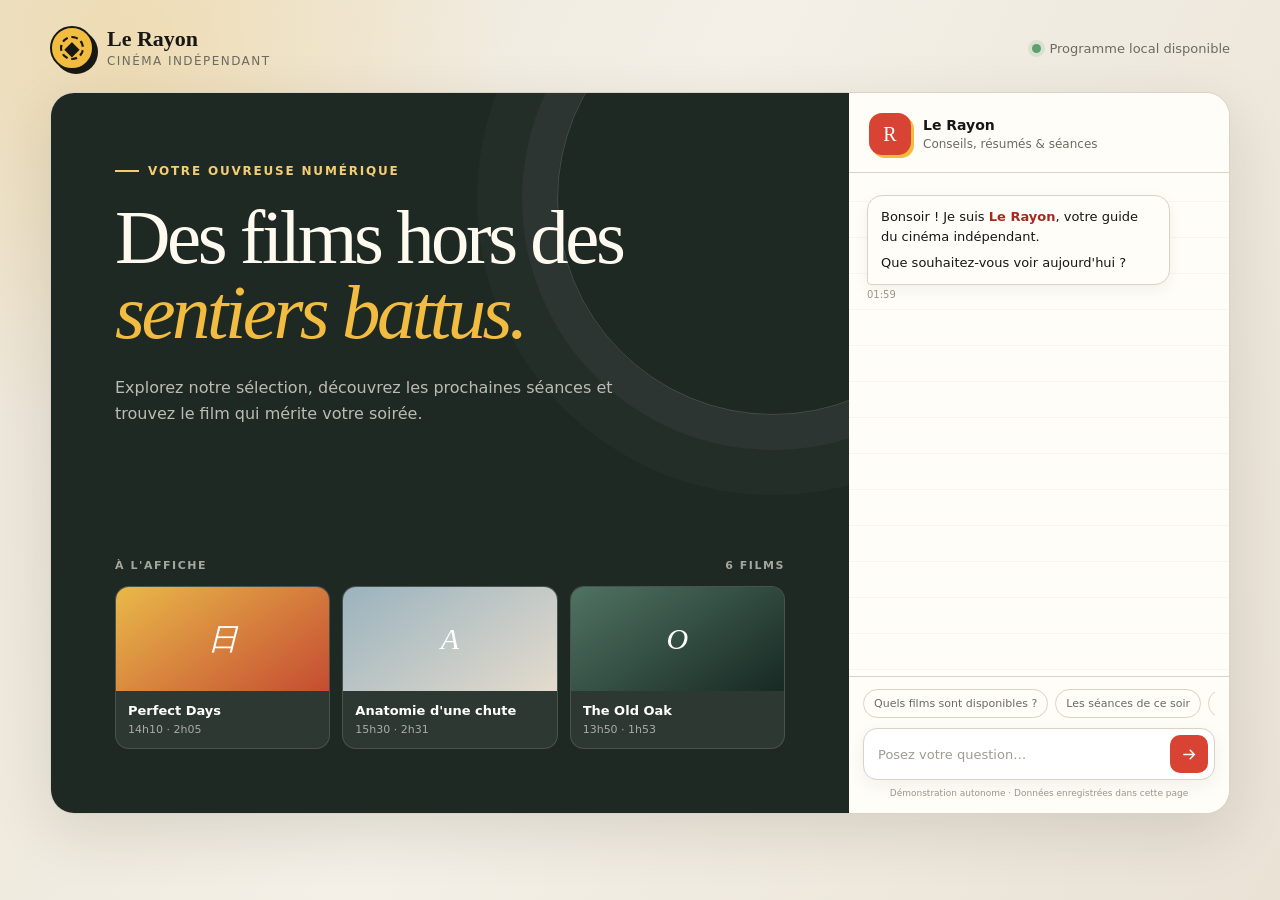
<file: essais-n0/essai-C.html>
<!DOCTYPE html>
<html lang="fr">
<head>
  <meta charset="UTF-8">
  <meta name="viewport" content="width=device-width, initial-scale=1.0">
  <meta name="description" content="Le Rayon, chatbot local dédié au cinéma indépendant.">
  <title>Le Rayon — Cinéma indépendant</title>
  <style>
    :root {
      --ink: #171714;
      --muted: #6c6b62;
      --paper: #f4f0e7;
      --surface: #fffdf8;
      --red: #d94334;
      --red-dark: #a62920;
      --yellow: #f2bc41;
      --green: #527865;
      --line: #d9d2c5;
      --shadow: 0 18px 60px rgba(43, 36, 25, .13);
    }

    * { box-sizing: border-box; }

    body {
      margin: 0;
      min-height: 100vh;
      color: var(--ink);
      background:
        radial-gradient(circle at 10% 5%, rgba(242, 188, 65, .25), transparent 24rem),
        linear-gradient(115deg, #ebe4d6, var(--paper) 45%, #e9e2d5);
      font-family: Inter, ui-sans-serif, system-ui, -apple-system, BlinkMacSystemFont, "Segoe UI", sans-serif;
    }

    button, input { font: inherit; }
    button { color: inherit; }

    .shell {
      width: min(1180px, calc(100% - 32px));
      margin: 0 auto;
      padding: 26px 0 34px;
    }

    header {
      display: flex;
      align-items: center;
      justify-content: space-between;
      gap: 24px;
      margin-bottom: 22px;
    }

    .brand {
      display: flex;
      align-items: center;
      gap: 13px;
    }

    .brand-mark {
      position: relative;
      display: grid;
      place-items: center;
      width: 44px;
      height: 44px;
      border: 2px solid var(--ink);
      border-radius: 50%;
      background: var(--yellow);
      box-shadow: 4px 4px 0 var(--ink);
      font-size: 20px;
    }

    .brand-mark::after {
      content: "";
      position: absolute;
      inset: 8px;
      border: 2px dashed var(--ink);
      border-radius: 50%;
    }

    .brand strong {
      display: block;
      font-family: Georgia, "Times New Roman", serif;
      font-size: 22px;
      line-height: 1;
    }

    .brand span {
      color: var(--muted);
      font-size: 12px;
      letter-spacing: .12em;
      text-transform: uppercase;
    }

    .status {
      display: flex;
      align-items: center;
      gap: 8px;
      color: var(--muted);
      font-size: 13px;
    }

    .status::before {
      content: "";
      width: 9px;
      height: 9px;
      border-radius: 50%;
      background: #5e9f70;
      box-shadow: 0 0 0 4px rgba(94, 159, 112, .15);
    }

    main {
      display: grid;
      grid-template-columns: minmax(0, 1fr) minmax(310px, 380px);
      min-height: 720px;
      overflow: hidden;
      border: 1px solid var(--line);
      border-radius: 24px;
      background: var(--surface);
      box-shadow: var(--shadow);
    }

    .showcase {
      position: relative;
      display: flex;
      flex-direction: column;
      justify-content: space-between;
      min-height: 720px;
      padding: clamp(30px, 5vw, 68px);
      overflow: hidden;
      background: #1f2924;
      color: #fffaf0;
    }

    .showcase::before {
      content: "";
      position: absolute;
      width: 430px;
      height: 430px;
      top: -110px;
      right: -140px;
      border: 1px solid rgba(255, 255, 255, .16);
      border-radius: 50%;
      box-shadow:
        0 0 0 35px rgba(255, 255, 255, .035),
        0 0 0 80px rgba(255, 255, 255, .025);
    }

    .eyebrow {
      position: relative;
      display: inline-flex;
      align-items: center;
      gap: 9px;
      width: fit-content;
      margin: 0 0 22px;
      color: #f4cd73;
      font-size: 12px;
      font-weight: 700;
      letter-spacing: .15em;
      text-transform: uppercase;
    }

    .eyebrow::before {
      content: "";
      width: 24px;
      height: 2px;
      background: currentColor;
    }

    h1 {
      position: relative;
      max-width: 650px;
      margin: 0;
      font-family: Georgia, "Times New Roman", serif;
      font-size: clamp(44px, 6vw, 78px);
      font-weight: 400;
      line-height: .98;
      letter-spacing: -.045em;
    }

    h1 em {
      color: var(--yellow);
      font-weight: 400;
    }

    .intro {
      position: relative;
      max-width: 520px;
      margin: 24px 0 0;
      color: rgba(255, 250, 240, .7);
      font-size: 16px;
      line-height: 1.65;
    }

    .now-playing {
      position: relative;
      margin-top: 46px;
    }

    .section-label {
      display: flex;
      align-items: center;
      justify-content: space-between;
      margin-bottom: 14px;
      color: rgba(255, 250, 240, .6);
      font-size: 11px;
      font-weight: 700;
      letter-spacing: .14em;
      text-transform: uppercase;
    }

    .movie-grid {
      display: grid;
      grid-template-columns: repeat(3, 1fr);
      gap: 12px;
    }

    .movie-card {
      min-width: 0;
      padding: 0;
      overflow: hidden;
      border: 1px solid rgba(255, 255, 255, .13);
      border-radius: 14px;
      background: rgba(255, 255, 255, .07);
      color: #fff;
      text-align: left;
      cursor: pointer;
      transition: transform .2s ease, border-color .2s ease, background .2s ease;
    }

    .movie-card:hover,
    .movie-card:focus-visible {
      transform: translateY(-3px);
      border-color: rgba(242, 188, 65, .8);
      outline: none;
      background: rgba(255, 255, 255, .1);
    }

    .poster {
      display: grid;
      place-items: center;
      height: 104px;
      background: var(--poster);
      font-family: Georgia, serif;
      font-size: 30px;
      font-style: italic;
    }

    .movie-card-content { padding: 12px; }

    .movie-card strong {
      display: block;
      overflow: hidden;
      font-size: 13px;
      text-overflow: ellipsis;
      white-space: nowrap;
    }

    .movie-card small {
      display: block;
      margin-top: 5px;
      color: rgba(255, 255, 255, .58);
      font-size: 11px;
    }

    .chat {
      display: grid;
      grid-template-rows: auto 1fr auto;
      min-width: 0;
      background:
        linear-gradient(rgba(217, 210, 197, .18) 1px, transparent 1px);
      background-size: 100% 36px;
    }

    .chat-head {
      display: flex;
      align-items: center;
      gap: 12px;
      padding: 20px 20px 17px;
      border-bottom: 1px solid var(--line);
      background: rgba(255, 253, 248, .94);
      backdrop-filter: blur(8px);
    }

    .avatar {
      display: grid;
      flex: 0 0 auto;
      place-items: center;
      width: 42px;
      height: 42px;
      border-radius: 13px;
      background: var(--red);
      color: #fff;
      font-family: Georgia, serif;
      font-size: 20px;
      box-shadow: 3px 3px 0 var(--yellow);
    }

    .chat-head strong { display: block; font-size: 14px; }
    .chat-head span { color: var(--muted); font-size: 12px; }

    .messages {
      display: flex;
      flex-direction: column;
      gap: 14px;
      min-height: 0;
      padding: 22px 18px;
      overflow-y: auto;
      scroll-behavior: smooth;
    }

    .message {
      max-width: 88%;
      animation: arrive .25s ease-out;
    }

    @keyframes arrive {
      from { opacity: 0; transform: translateY(6px); }
      to { opacity: 1; transform: translateY(0); }
    }

    .message.bot { align-self: flex-start; }
    .message.user { align-self: flex-end; }

    .bubble {
      padding: 11px 13px;
      border-radius: 15px;
      font-size: 13px;
      line-height: 1.5;
    }

    .bot .bubble {
      border: 1px solid var(--line);
      border-bottom-left-radius: 4px;
      background: var(--surface);
      box-shadow: 0 5px 15px rgba(35, 30, 20, .06);
    }

    .user .bubble {
      border-bottom-right-radius: 4px;
      background: var(--ink);
      color: #fff;
    }

    .bubble strong { color: var(--red-dark); }
    .bubble p { margin: 0 0 7px; }
    .bubble p:last-child { margin-bottom: 0; }
    .bubble ul { margin: 7px 0 0; padding-left: 18px; }
    .bubble li + li { margin-top: 5px; }

    .time {
      margin-top: 4px;
      color: #99958b;
      font-size: 10px;
    }

    .user .time { text-align: right; }

    .typing {
      display: inline-flex;
      gap: 4px;
      align-items: center;
      height: 18px;
    }

    .typing i {
      width: 5px;
      height: 5px;
      border-radius: 50%;
      background: var(--muted);
      animation: pulse 1s infinite alternate;
    }

    .typing i:nth-child(2) { animation-delay: .2s; }
    .typing i:nth-child(3) { animation-delay: .4s; }

    @keyframes pulse {
      to { opacity: .25; transform: translateY(-3px); }
    }

    .composer {
      padding: 12px 14px 15px;
      border-top: 1px solid var(--line);
      background: var(--surface);
    }

    .suggestions {
      display: flex;
      gap: 7px;
      margin-bottom: 10px;
      overflow-x: auto;
      scrollbar-width: none;
    }

    .suggestions::-webkit-scrollbar { display: none; }

    .chip {
      flex: 0 0 auto;
      padding: 7px 10px;
      border: 1px solid var(--line);
      border-radius: 999px;
      background: transparent;
      color: var(--muted);
      font-size: 11px;
      cursor: pointer;
      transition: .2s ease;
    }

    .chip:hover,
    .chip:focus-visible {
      border-color: var(--red);
      color: var(--red-dark);
      outline: none;
      background: #fff5ef;
    }

    form {
      display: flex;
      gap: 8px;
      padding: 6px;
      border: 1px solid var(--line);
      border-radius: 14px;
      background: #fff;
      box-shadow: 0 5px 18px rgba(35, 30, 20, .06);
    }

    input {
      min-width: 0;
      flex: 1;
      padding: 8px;
      border: 0;
      outline: 0;
      background: transparent;
      color: var(--ink);
      font-size: 13px;
    }

    input::placeholder { color: #a09c92; }

    .send {
      display: grid;
      flex: 0 0 auto;
      place-items: center;
      width: 38px;
      height: 38px;
      border: 0;
      border-radius: 10px;
      background: var(--red);
      color: #fff;
      cursor: pointer;
      transition: transform .15s ease, background .15s ease;
    }

    .send:hover { background: var(--red-dark); transform: translateY(-1px); }
    .send:focus-visible { outline: 3px solid rgba(217, 67, 52, .25); }

    .send svg { width: 17px; height: 17px; }

    .disclaimer {
      margin: 8px 0 0;
      color: #99958b;
      font-size: 9px;
      text-align: center;
    }

    @media (max-width: 850px) {
      .shell { width: min(100% - 20px, 680px); padding-top: 16px; }
      header { margin-bottom: 14px; }
      main { grid-template-columns: 1fr; }
      .showcase { min-height: auto; padding: 38px 28px 30px; }
      .now-playing { margin-top: 34px; }
      .chat { min-height: 640px; }
    }

    @media (max-width: 480px) {
      .status { display: none; }
      .showcase { padding: 32px 20px 22px; }
      h1 { font-size: 45px; }
      .movie-grid { gap: 7px; }
      .poster { height: 76px; }
      .movie-card-content { padding: 9px; }
      .movie-card small { display: none; }
      .chat { min-height: 610px; }
    }

    @media (prefers-reduced-motion: reduce) {
      *, *::before, *::after {
        scroll-behavior: auto !important;
        animation-duration: .01ms !important;
        animation-iteration-count: 1 !important;
      }
    }
  </style>
</head>
<body>
  <div class="shell">
    <header>
      <div class="brand">
        <div class="brand-mark" aria-hidden="true">◆</div>
        <div>
          <strong>Le Rayon</strong>
          <span>Cinéma indépendant</span>
        </div>
      </div>
      <div class="status">Programme local disponible</div>
    </header>

    <main>
      <section class="showcase" aria-labelledby="main-title">
        <div>
          <p class="eyebrow">Votre ouvreuse numérique</p>
          <h1 id="main-title">Des films hors des <em>sentiers battus.</em></h1>
          <p class="intro">
            Explorez notre sélection, découvrez les prochaines séances et trouvez
            le film qui mérite votre soirée.
          </p>
        </div>

        <div class="now-playing">
          <div class="section-label">
            <span>À l'affiche</span>
            <span>6 films</span>
          </div>
          <div class="movie-grid" id="movieGrid"></div>
        </div>
      </section>

      <aside class="chat" aria-label="Conversation avec Le Rayon">
        <div class="chat-head">
          <div class="avatar" aria-hidden="true">R</div>
          <div>
            <strong>Le Rayon</strong>
            <span>Conseils, résumés & séances</span>
          </div>
        </div>

        <div class="messages" id="messages" role="log" aria-live="polite"></div>

        <div class="composer">
          <div class="suggestions" aria-label="Questions suggérées">
            <button class="chip" type="button">Quels films sont disponibles ?</button>
            <button class="chip" type="button">Les séances de ce soir</button>
            <button class="chip" type="button">Un film de moins de 2h</button>
          </div>
          <form id="chatForm">
            <input
              id="question"
              type="text"
              autocomplete="off"
              aria-label="Votre question"
              placeholder="Posez votre question…"
            >
            <button class="send" type="submit" aria-label="Envoyer">
              <svg viewBox="0 0 24 24" fill="none" aria-hidden="true">
                <path d="M4 12h15M13 6l6 6-6 6" stroke="currentColor" stroke-width="2" stroke-linecap="round" stroke-linejoin="round"/>
              </svg>
            </button>
          </form>
          <p class="disclaimer">Démonstration autonome · Données enregistrées dans cette page</p>
        </div>
      </aside>
    </main>
  </div>

  <script>
    const films = [
      {
        title: "Perfect Days",
        director: "Wim Wenders",
        year: 2023,
        duration: "2h05",
        minutes: 125,
        genre: "Drame",
        country: "Japon",
        times: ["14h10", "18h20", "21h00"],
        poster: "linear-gradient(145deg, #e9b949, #c54c32)",
        symbol: "日",
        summary: "À Tokyo, Hirayama mène une vie simple, rythmée par son travail, ses livres et la musique. Des rencontres inattendues révèlent peu à peu la beauté de son quotidien."
      },
      {
        title: "Anatomie d'une chute",
        director: "Justine Triet",
        year: 2023,
        duration: "2h31",
        minutes: 151,
        genre: "Drame judiciaire",
        country: "France",
        times: ["15h30", "20h10"],
        poster: "linear-gradient(145deg, #9ab3be, #e4dbcd)",
        symbol: "A",
        summary: "Après la mort mystérieuse de son mari, une écrivaine est accusée de meurtre. Le procès dissèque leur couple et place leur fils malvoyant au cœur du doute."
      },
      {
        title: "The Old Oak",
        director: "Ken Loach",
        year: 2023,
        duration: "1h53",
        minutes: 113,
        genre: "Drame social",
        country: "Royaume-Uni",
        times: ["13h50", "17h40"],
        poster: "linear-gradient(145deg, #507362, #172923)",
        symbol: "O",
        summary: "Dans une ancienne ville minière anglaise, le patron du dernier pub se lie avec une jeune réfugiée syrienne. Leur amitié tente de rapprocher deux communautés fragilisées."
      },
      {
        title: "Les Feuilles mortes",
        director: "Aki Kaurismäki",
        year: 2023,
        duration: "1h21",
        minutes: 81,
        genre: "Comédie dramatique",
        country: "Finlande",
        times: ["16h00", "19h15"],
        poster: "linear-gradient(145deg, #d84935, #64251e)",
        symbol: "F",
        summary: "Deux solitaires se rencontrent par hasard à Helsinki. Entre numéros perdus, maladresses et mélancolie, ils cherchent une première chance auprès de l'autre."
      },
      {
        title: "La Chimère",
        director: "Alice Rohrwacher",
        year: 2023,
        duration: "2h13",
        minutes: 133,
        genre: "Aventure",
        country: "Italie",
        times: ["14h40", "20h40"],
        poster: "linear-gradient(145deg, #d8b675, #728c79)",
        symbol: "C",
        summary: "Arthur, archéologue anglais hanté par un amour perdu, rejoint des pilleurs de tombes étrusques. Son don pour trouver les vestiges l'entraîne entre passé et présent."
      },
      {
        title: "Le Règne animal",
        director: "Thomas Cailley",
        year: 2023,
        duration: "2h08",
        minutes: 128,
        genre: "Fantastique",
        country: "France",
        times: ["17h00", "21h20"],
        poster: "linear-gradient(145deg, #38554d, #91a078)",
        symbol: "R",
        summary: "Alors que des humains se transforment en animaux, un père et son fils partent à la recherche de leur proche disparue. Une aventure intime au cœur d'un monde en mutation."
      }
    ];

    const movieGrid = document.getElementById("movieGrid");
    const messages = document.getElementById("messages");
    const form = document.getElementById("chatForm");
    const input = document.getElementById("question");

    films.slice(0, 3).forEach((film) => {
      const card = document.createElement("button");
      card.className = "movie-card";
      card.type = "button";
      card.setAttribute("aria-label", `En savoir plus sur ${film.title}`);
      card.innerHTML = `
        <div class="poster" style="--poster:${film.poster}">${film.symbol}</div>
        <div class="movie-card-content">
          <strong>${film.title}</strong>
          <small>${film.times[0]} · ${film.duration}</small>
        </div>
      `;
      card.addEventListener("click", () => ask(`Résume-moi ${film.title}`));
      movieGrid.appendChild(card);
    });

    function now() {
      return new Intl.DateTimeFormat("fr-FR", {
        hour: "2-digit",
        minute: "2-digit"
      }).format(new Date());
    }

    function addMessage(content, author = "bot", isHTML = false) {
      const message = document.createElement("div");
      message.className = `message ${author}`;
      const bubble = document.createElement("div");
      bubble.className = "bubble";
      if (isHTML) bubble.innerHTML = content;
      else bubble.textContent = content;
      const time = document.createElement("div");
      time.className = "time";
      time.textContent = now();
      message.append(bubble, time);
      messages.appendChild(message);
      messages.scrollTop = messages.scrollHeight;
      return message;
    }

    function normalize(text) {
      return text
        .toLowerCase()
        .normalize("NFD")
        .replace(/[\u0300-\u036f]/g, "")
        .replace(/[’']/g, " ");
    }

    function findFilm(question) {
      const normalized = normalize(question);
      return films.find((film) => {
        const title = normalize(film.title);
        const significantWords = title.split(/\s+/).filter((word) => word.length > 3);
        return normalized.includes(title) ||
          significantWords.some((word) => normalized.includes(word));
      });
    }

    function filmDetails(film) {
      return `
        <p><strong>${film.title}</strong> — ${film.director}, ${film.year}</p>
        <p>${film.summary}</p>
        <p>${film.genre} · ${film.country} · ${film.duration}<br>
        Séances : <strong>${film.times.join(" · ")}</strong></p>
      `;
    }

    function answer(question) {
      const q = normalize(question);
      const film = findFilm(question);

      if (film) return filmDetails(film);

      if (q.includes("bonjour") || q.includes("salut") || q.includes("bonsoir")) {
        return "<p>Bonjour ! Je peux vous présenter les films à l'affiche, leurs horaires ou vous aider à choisir selon vos envies.</p>";
      }

      if (q.includes("disponib") || q.includes("affiche") || q.includes("programme") || q.includes("film")) {
        if (q.includes("moins de 2h") || q.includes("moins de deux heures") || q.includes("court")) {
          const shortFilms = films.filter((item) => item.minutes < 120);
          return `<p>Deux films durent moins de 2 heures :</p><ul>${
            shortFilms.map((item) =>
              `<li><strong>${item.title}</strong> — ${item.duration}, à ${item.times.join(" et ")}.</li>`
            ).join("")
          }</ul>`;
        }
        return `<p>Voici les 6 films actuellement à l'affiche :</p><ul>${
          films.map((item) =>
            `<li><strong>${item.title}</strong> — ${item.genre}, ${item.duration}</li>`
          ).join("")
        }</ul><p>Demandez-moi le résumé d'un titre pour en savoir plus.</p>`;
      }

      if (q.includes("horaire") || q.includes("seance") || q.includes("ce soir") || q.includes("heure")) {
        const evening = q.includes("soir");
        const entries = films.map((item) => {
          const times = evening
            ? item.times.filter((time) => parseInt(time, 10) >= 18)
            : item.times;
          return times.length
            ? `<li><strong>${item.title}</strong> — ${times.join(" · ")}</li>`
            : "";
        }).join("");
        return `<p>${evening ? "Les séances de ce soir" : "Toutes les séances du jour"} :</p><ul>${entries}</ul>`;
      }

      if (q.includes("resume") || q.includes("histoire") || q.includes("parle")) {
        return "<p>Bien sûr. Indiquez-moi le titre du film dont vous souhaitez le résumé.</p>";
      }

      if (q.includes("conseil") || q.includes("recommande") || q.includes("choisir")) {
        return "<p>Pour une soirée lumineuse, je recommande <strong>Perfect Days</strong>. Si vous préférez un récit bref et tendre, choisissez <strong>Les Feuilles mortes</strong>. Pour davantage de suspense, tentez <strong>Anatomie d'une chute</strong>.</p>";
      }

      if (q.includes("merci")) {
        return "<p>Avec plaisir ! Bonne séance et n'oubliez pas le générique.</p>";
      }

      return "<p>Je n'ai pas tout à fait compris. Vous pouvez me demander les <strong>films disponibles</strong>, les <strong>horaires</strong>, un <strong>résumé</strong> ou une <strong>recommandation</strong>.</p>";
    }

    function ask(question) {
      const cleanQuestion = question.trim();
      if (!cleanQuestion) return;

      addMessage(cleanQuestion, "user");
      input.value = "";
      input.disabled = true;

      const typing = addMessage('<span class="typing" aria-label="Le Rayon écrit"><i></i><i></i><i></i></span>', "bot", true);

      window.setTimeout(() => {
        typing.remove();
        addMessage(answer(cleanQuestion), "bot", true);
        input.disabled = false;
        input.focus();
      }, 550);
    }

    form.addEventListener("submit", (event) => {
      event.preventDefault();
      ask(input.value);
    });

    document.querySelectorAll(".chip").forEach((chip) => {
      chip.addEventListener("click", () => ask(chip.textContent));
    });

    addMessage(
      "<p>Bonsoir ! Je suis <strong>Le Rayon</strong>, votre guide du cinéma indépendant.</p><p>Que souhaitez-vous voir aujourd'hui ?</p>",
      "bot",
      true
    );
  </script>
</body>
</html>
</file>
<file: atelier/public/styles.css>
body {
  margin: 0;
  padding: 2rem;
  color: #15213a;
  background: #f4f6fb;
  font-family: system-ui, sans-serif;
}

header, main, footer {
  max-width: 48rem;
  margin-inline: auto;
}

main {
  padding: 2rem;
  background: white;
  border-radius: 1rem;
}

#messages {
  min-height: 12rem;
  padding: 1rem;
  border: 1px solid #ccd3df;
  border-radius: .5rem;
  overflow-wrap: anywhere;
}

#chat-form {
  display: grid;
  gap: .75rem;
}

#message {
  min-height: 6rem;
  padding: .75rem;
  font: inherit;
}

button {
  width: fit-content;
  padding: .65rem 1rem;
  color: white;
  background: #234f9b;
  border: 0;
  border-radius: .4rem;
  font: inherit;
  cursor: pointer;
}

.questions {
  display: flex;
  flex-wrap: wrap;
  gap: .5rem;
  margin-top: 1rem;
}

#status {
  min-height: 1.5rem;
}
</file>
